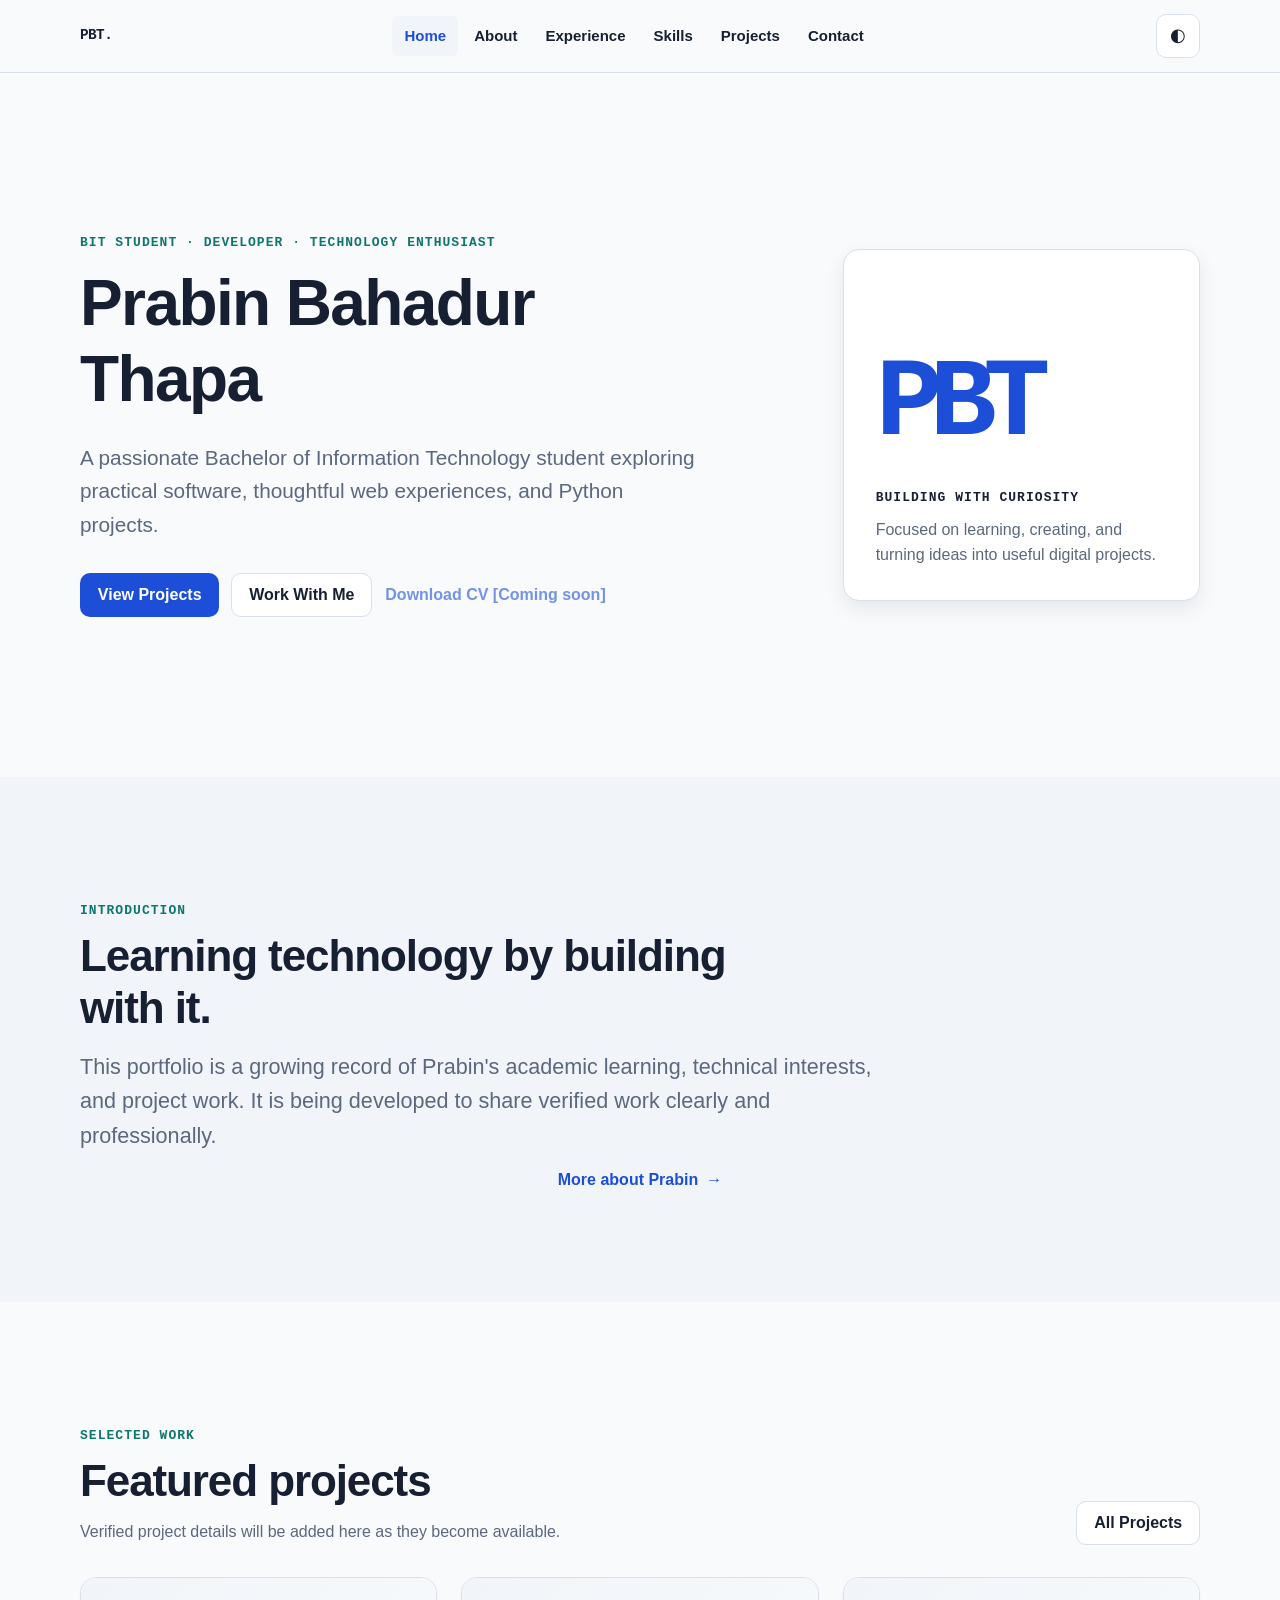
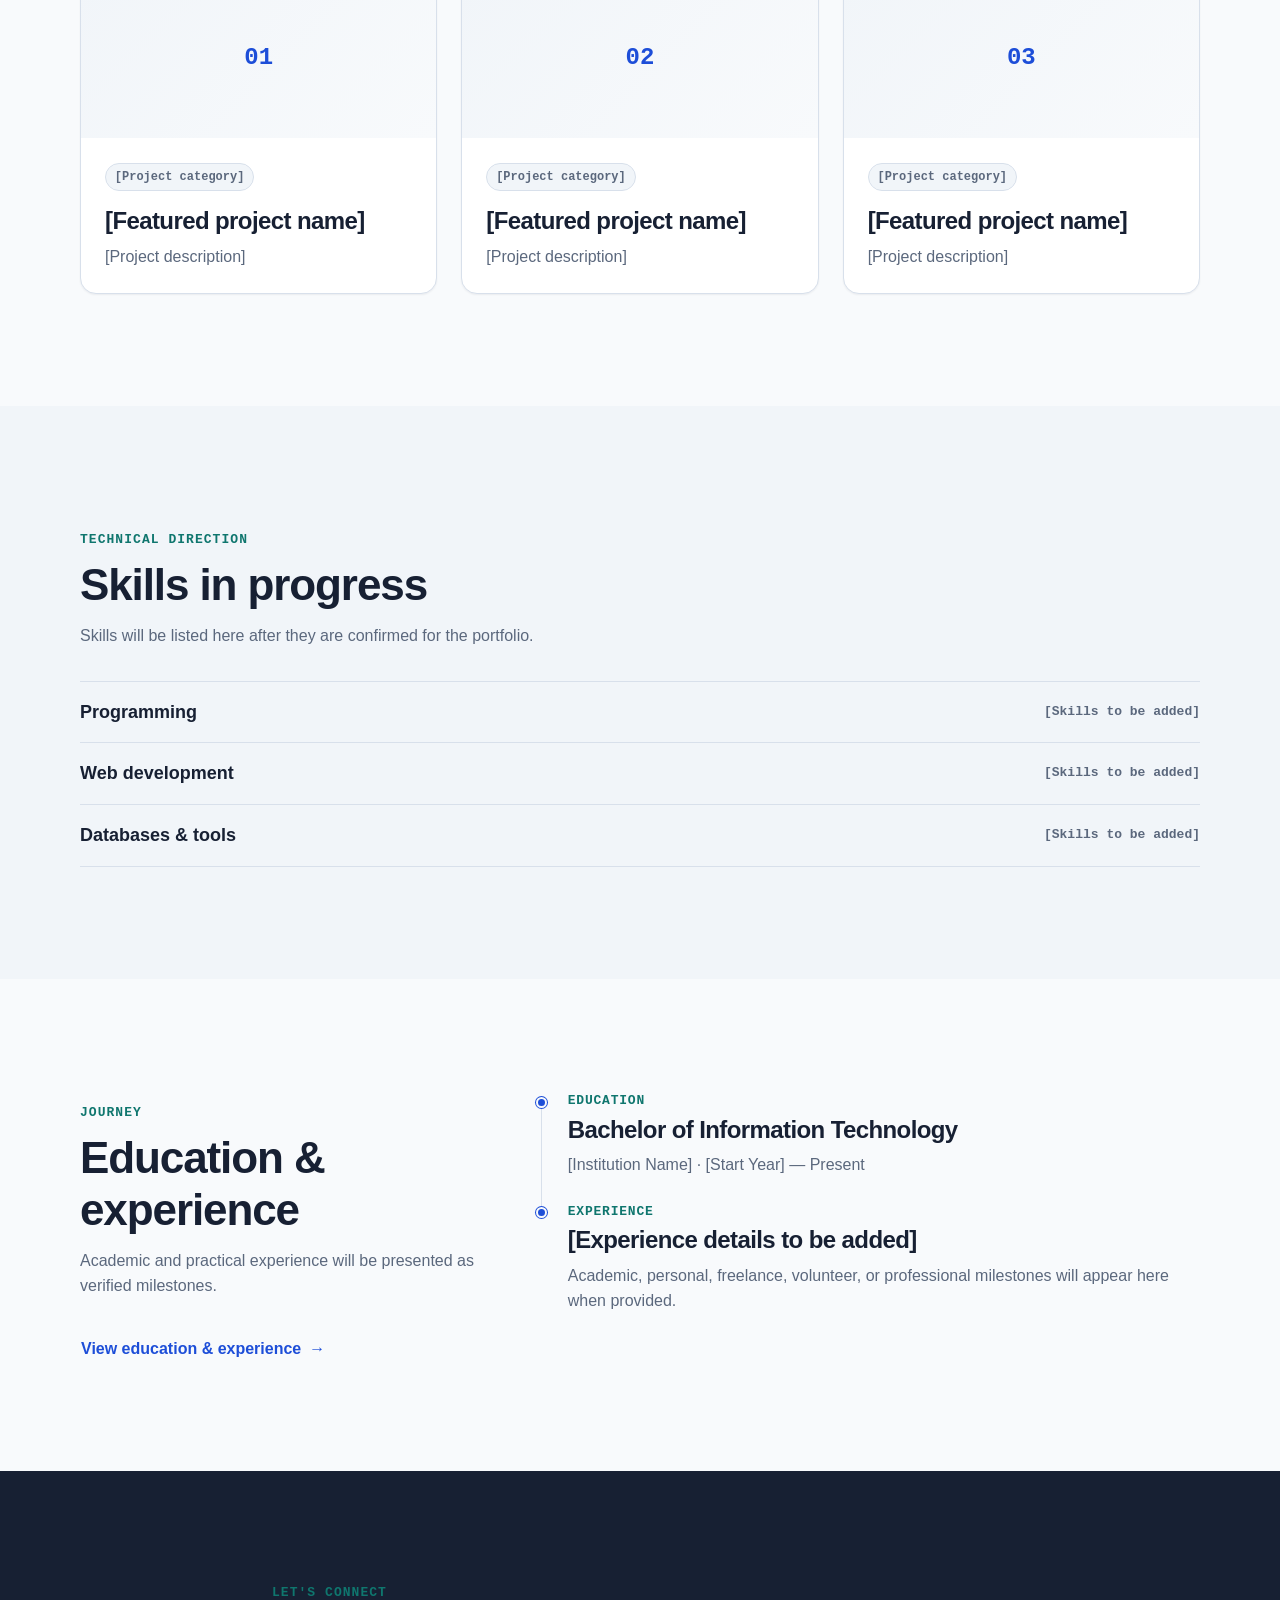
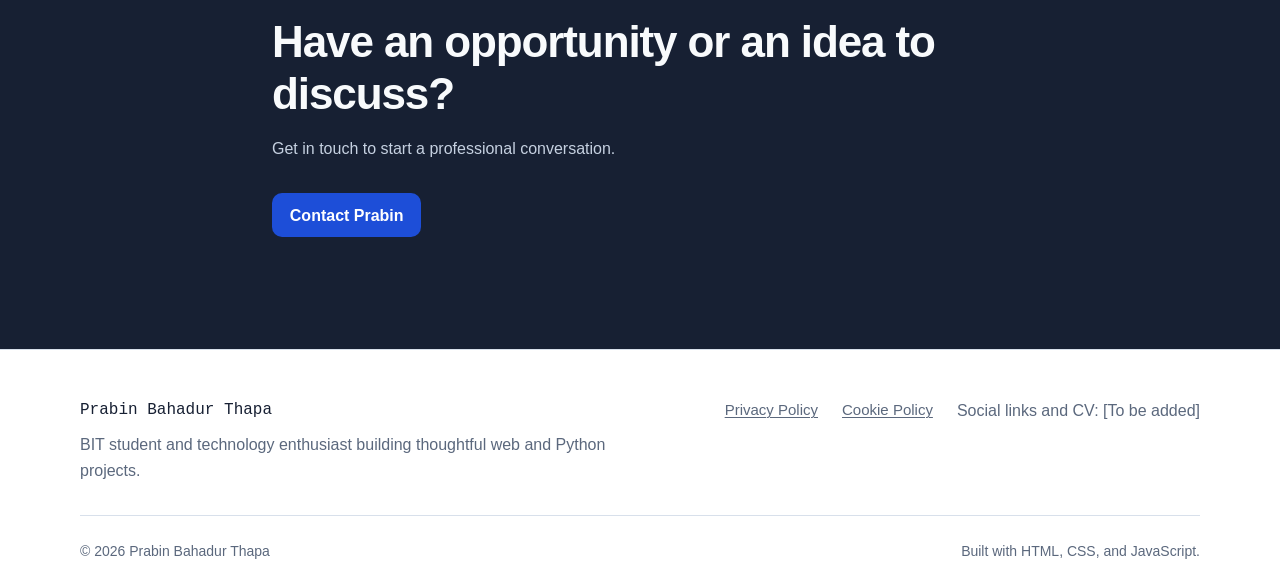
<file: index.html>
<!doctype html>
<html lang="en">
<head>
  <meta charset="utf-8">
  <meta name="viewport" content="width=device-width, initial-scale=1">
  <meta name="description" content="Professional portfolio of Prabin Bahadur Thapa, a Bachelor of Information Technology student.">
  <title>Prabin Bahadur Thapa | BIT Student</title>
  <link rel="stylesheet" href="style.css">
  <link rel="stylesheet" href="responsive.css">
  <script src="theme.js" defer></script>
  <script src="main.js" defer></script>
</head>
<body>
  <a class="skip-link" href="#main-content">Skip to main content</a>

  <header class="site-header">
    <div class="container header__inner">
      <a class="site-brand" href="index.html" aria-label="Prabin Bahadur Thapa home page">PBT.</a>

      <nav class="primary-navigation" id="primary-navigation" aria-label="Primary navigation">
        <ul class="nav-list">
          <li><a class="nav-link" href="index.html" aria-current="page">Home</a></li>
          <li><a class="nav-link" href="about.html">About</a></li>
          <li><a class="nav-link" href="experience.html">Experience</a></li>
          <li><a class="nav-link" href="skills.html">Skills</a></li>
          <li><a class="nav-link" href="projects.php">Projects</a></li>
          <li><a class="nav-link" href="contact.html">Contact</a></li>
        </ul>
      </nav>

      <div class="header__actions">
        <button class="theme-toggle" type="button" aria-label="Switch to dark theme" aria-pressed="false">
          <span class="theme-toggle__icon" aria-hidden="true">◐</span>
          <span class="visually-hidden">Toggle color theme</span>
        </button>
        <button class="menu-toggle" type="button" aria-controls="primary-navigation" aria-expanded="false">
          <span aria-hidden="true">☰</span>
          <span class="visually-hidden">Toggle navigation menu</span>
        </button>
      </div>
    </div>
  </header>

  <main id="main-content" tabindex="-1">
    <section class="hero section">
      <div class="container hero__grid">
        <div class="hero__content">
          <p class="eyebrow">BIT student · developer · technology enthusiast</p>
          <h1>Prabin Bahadur Thapa</h1>
          <p class="hero__lead">A passionate Bachelor of Information Technology student exploring practical software, thoughtful web experiences, and Python projects.</p>
          <div class="hero__actions">
            <a class="button" href="projects.php">View Projects</a>
            <a class="button button--secondary" href="contact.html">Work With Me</a>
            <span class="button button--text" aria-disabled="true">Download CV [Coming soon]</span>
          </div>
        </div>

        <aside class="hero__profile" aria-label="Professional profile summary">
          <span class="hero__monogram" aria-hidden="true">PBT</span>
          <p class="hero__profile-label">Building with curiosity</p>
          <p class="hero__profile-text">Focused on learning, creating, and turning ideas into useful digital projects.</p>
        </aside>
      </div>
    </section>

    <section class="section section--alt" aria-labelledby="introduction-title">
      <div class="container introduction">
        <div class="section-title">
          <p class="eyebrow">Introduction</p>
          <h2 id="introduction-title">Learning technology by building with it.</h2>
        </div>
        <p class="introduction__text">This portfolio is a growing record of Prabin's academic learning, technical interests, and project work. It is being developed to share verified work clearly and professionally.</p>
        <a class="button button--text" href="about.html">More about Prabin <span aria-hidden="true">→</span></a>
      </div>
    </section>

    <section class="section" aria-labelledby="featured-projects-title">
      <div class="container">
        <div class="section-heading">
          <div class="section-title">
            <p class="eyebrow">Selected work</p>
            <h2 id="featured-projects-title">Featured projects</h2>
            <p>Verified project details will be added here as they become available.</p>
          </div>
          <a class="button button--secondary" href="projects.php">All Projects</a>
        </div>

        <div class="preview-grid" aria-label="Featured project placeholders">
          <article class="card project-preview">
            <div class="project-preview__image" aria-hidden="true">01</div>
            <div class="card__content">
              <span class="badge">[Project category]</span>
              <h3 class="card__title">[Featured project name]</h3>
              <p>[Project description]</p>
            </div>
          </article>
          <article class="card project-preview">
            <div class="project-preview__image" aria-hidden="true">02</div>
            <div class="card__content">
              <span class="badge">[Project category]</span>
              <h3 class="card__title">[Featured project name]</h3>
              <p>[Project description]</p>
            </div>
          </article>
          <article class="card project-preview">
            <div class="project-preview__image" aria-hidden="true">03</div>
            <div class="card__content">
              <span class="badge">[Project category]</span>
              <h3 class="card__title">[Featured project name]</h3>
              <p>[Project description]</p>
            </div>
          </article>
        </div>
      </div>
    </section>

    <section class="section section--alt" aria-labelledby="skills-preview-title">
      <div class="container">
        <div class="section-title">
          <p class="eyebrow">Technical direction</p>
          <h2 id="skills-preview-title">Skills in progress</h2>
          <p>Skills will be listed here after they are confirmed for the portfolio.</p>
        </div>
        <div class="skills-preview" aria-label="Skill category placeholders">
          <div class="skills-preview__item"><span>Programming</span><strong>[Skills to be added]</strong></div>
          <div class="skills-preview__item"><span>Web development</span><strong>[Skills to be added]</strong></div>
          <div class="skills-preview__item"><span>Databases & tools</span><strong>[Skills to be added]</strong></div>
        </div>
      </div>
    </section>

    <section class="section" aria-labelledby="journey-preview-title">
      <div class="container journey-preview">
        <div class="section-title">
          <p class="eyebrow">Journey</p>
          <h2 id="journey-preview-title">Education & experience</h2>
          <p>Academic and practical experience will be presented as verified milestones.</p>
        </div>
        <div class="timeline-preview">
          <article class="timeline-preview__item">
            <span class="timeline-preview__marker" aria-hidden="true"></span>
            <p class="timeline-preview__label">Education</p>
            <h3>Bachelor of Information Technology</h3>
            <p>[Institution Name] · [Start Year] — Present</p>
          </article>
          <article class="timeline-preview__item">
            <span class="timeline-preview__marker" aria-hidden="true"></span>
            <p class="timeline-preview__label">Experience</p>
            <h3>[Experience details to be added]</h3>
            <p>Academic, personal, freelance, volunteer, or professional milestones will appear here when provided.</p>
          </article>
        </div>
        <a class="button button--text" href="experience.html">View education & experience <span aria-hidden="true">→</span></a>
      </div>
    </section>

    <section class="section final-cta" aria-labelledby="contact-cta-title">
      <div class="container final-cta__content">
        <p class="eyebrow">Let's connect</p>
        <h2 id="contact-cta-title">Have an opportunity or an idea to discuss?</h2>
        <p>Get in touch to start a professional conversation.</p>
        <a class="button" href="contact.html">Contact Prabin</a>
      </div>
    </section>
  </main>

  <footer class="site-footer">
    <div class="container footer__inner">
      <div>
        <p class="footer__title">Prabin Bahadur Thapa</p>
        <p class="footer__description">BIT student and technology enthusiast building thoughtful web and Python projects.</p>
      </div>

      <nav class="footer__nav" aria-label="Footer navigation">
        <a href="privacy-policy.html">Privacy Policy</a>
        <a href="cookie-policy.html">Cookie Policy</a>
        <span class="text-muted">Social links and CV: [To be added]</span>
      </nav>

      <div class="footer__bottom">
        <span>© <span id="current-year">2026</span> Prabin Bahadur Thapa</span>
        <span>Built with HTML, CSS, and JavaScript.</span>
      </div>
    </div>
  </footer>
</body>
</html>
</file>
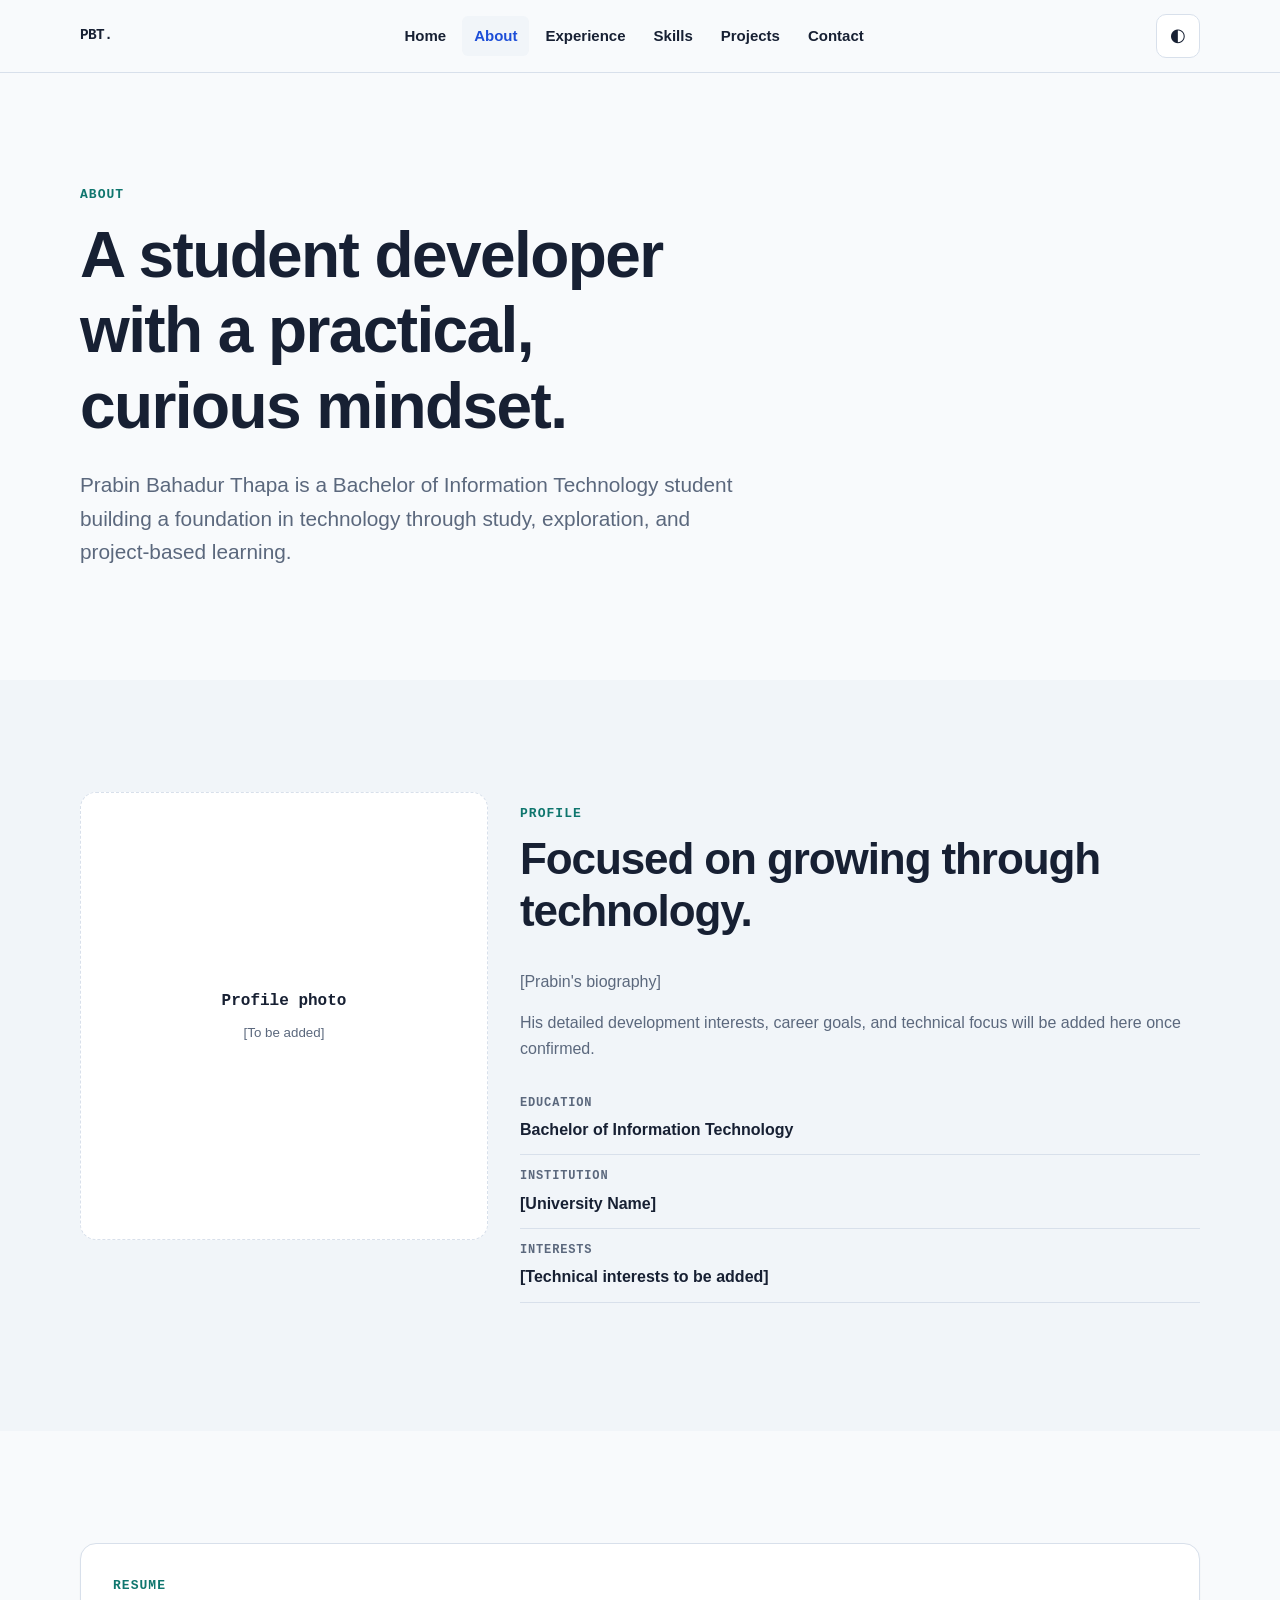
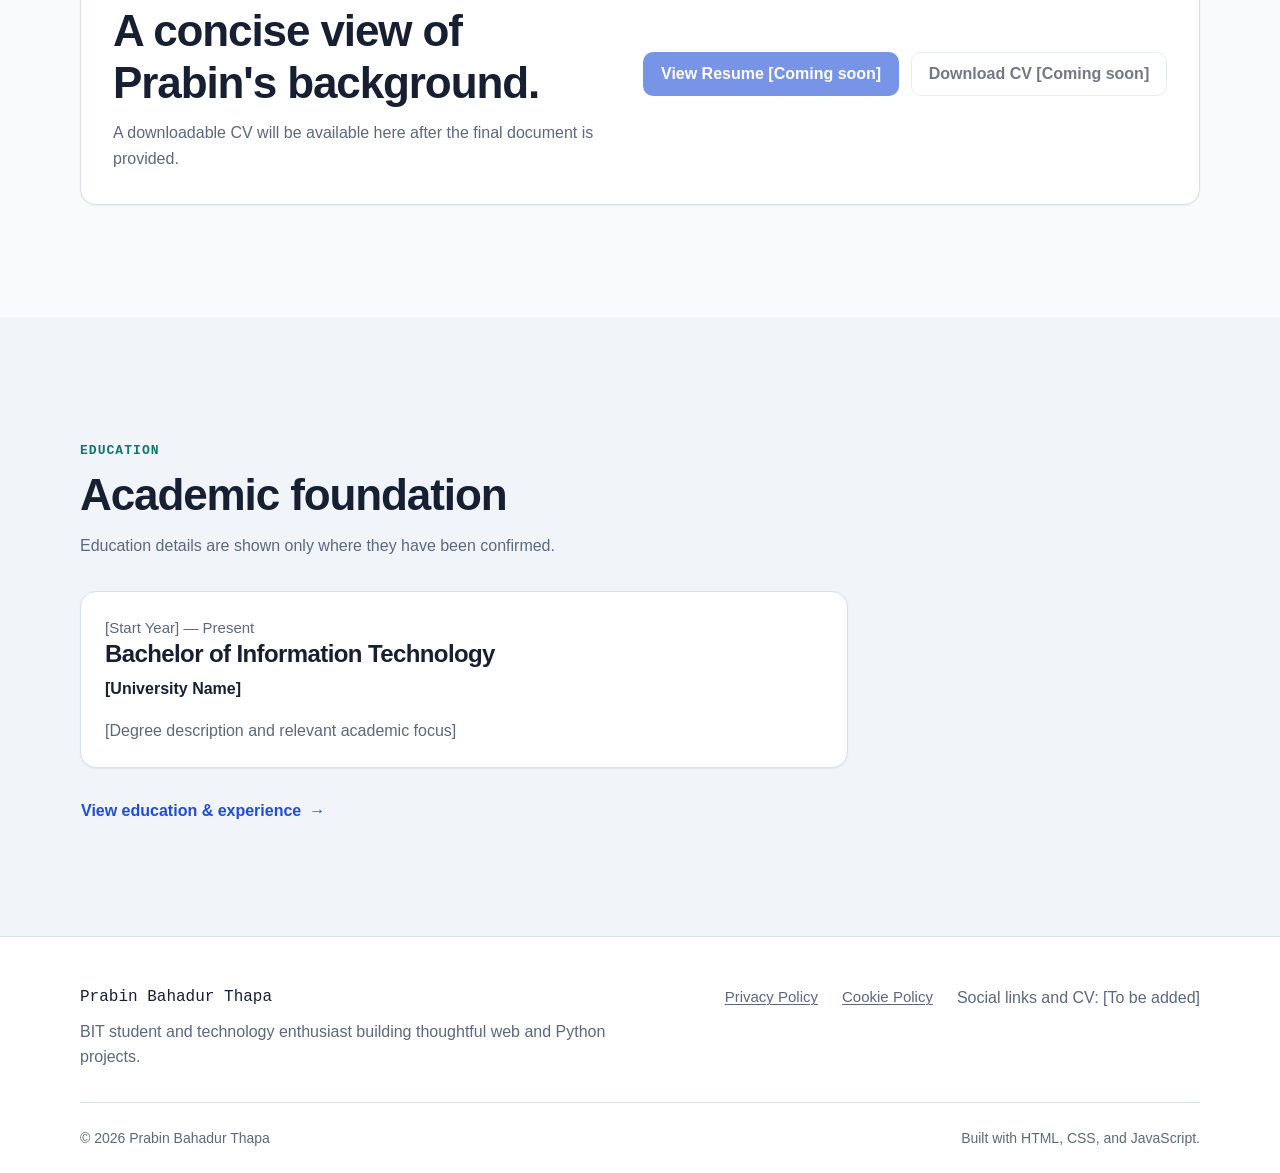
<file: about.html>
<!doctype html>
<html lang="en">
<head>
  <meta charset="utf-8">
  <meta name="viewport" content="width=device-width, initial-scale=1">
  <meta name="description" content="About Prabin Bahadur Thapa, a Bachelor of Information Technology student and technology enthusiast.">
  <title>About | Prabin Bahadur Thapa</title>
  <link rel="stylesheet" href="style.css">
  <link rel="stylesheet" href="responsive.css">
  <script src="theme.js" defer></script>
  <script src="main.js" defer></script>
</head>
<body>
  <a class="skip-link" href="#main-content">Skip to main content</a>

  <header class="site-header">
    <div class="container header__inner">
      <a class="site-brand" href="index.html" aria-label="Prabin Bahadur Thapa home page">PBT.</a>
      <nav class="primary-navigation" id="primary-navigation" aria-label="Primary navigation">
        <ul class="nav-list">
          <li><a class="nav-link" href="index.html">Home</a></li>
          <li><a class="nav-link" href="about.html" aria-current="page">About</a></li>
          <li><a class="nav-link" href="experience.html">Experience</a></li>
          <li><a class="nav-link" href="skills.html">Skills</a></li>
          <li><a class="nav-link" href="projects.php">Projects</a></li>
          <li><a class="nav-link" href="contact.html">Contact</a></li>
        </ul>
      </nav>
      <div class="header__actions">
        <button class="theme-toggle" type="button" aria-label="Switch to dark theme" aria-pressed="false">
          <span class="theme-toggle__icon" aria-hidden="true">◐</span><span class="visually-hidden">Toggle color theme</span>
        </button>
        <button class="menu-toggle" type="button" aria-controls="primary-navigation" aria-expanded="false">
          <span aria-hidden="true">☰</span><span class="visually-hidden">Toggle navigation menu</span>
        </button>
      </div>
    </div>
  </header>

  <main id="main-content" tabindex="-1">
    <section class="page-intro section">
      <div class="container">
        <p class="eyebrow">About</p>
        <h1>A student developer with a practical, curious mindset.</h1>
        <p>Prabin Bahadur Thapa is a Bachelor of Information Technology student building a foundation in technology through study, exploration, and project-based learning.</p>
      </div>
    </section>

    <section class="section section--alt" aria-labelledby="profile-title">
      <div class="container about-profile">
        <div class="profile-placeholder" role="img" aria-label="Profile photo placeholder for Prabin Bahadur Thapa">
          <span>Profile photo</span>
          <small>[To be added]</small>
        </div>
        <div>
          <div class="section-title">
            <p class="eyebrow">Profile</p>
            <h2 id="profile-title">Focused on growing through technology.</h2>
          </div>
          <div class="about-copy">
            <p>[Prabin's biography]</p>
            <p>His detailed development interests, career goals, and technical focus will be added here once confirmed.</p>
          </div>
          <dl class="profile-details">
            <div><dt>Education</dt><dd>Bachelor of Information Technology</dd></div>
            <div><dt>Institution</dt><dd>[University Name]</dd></div>
            <div><dt>Interests</dt><dd>[Technical interests to be added]</dd></div>
          </dl>
        </div>
      </div>
    </section>

    <section class="section" aria-labelledby="resume-title">
      <div class="container resume-panel">
        <div>
          <p class="eyebrow">Resume</p>
          <h2 id="resume-title">A concise view of Prabin's background.</h2>
          <p>A downloadable CV will be available here after the final document is provided.</p>
        </div>
        <div class="resume-panel__actions">
          <span class="button" aria-disabled="true">View Resume [Coming soon]</span>
          <span class="button button--secondary" aria-disabled="true">Download CV [Coming soon]</span>
        </div>
      </div>
    </section>

    <section class="section section--alt" aria-labelledby="education-summary-title">
      <div class="container">
        <div class="section-title">
          <p class="eyebrow">Education</p>
          <h2 id="education-summary-title">Academic foundation</h2>
          <p>Education details are shown only where they have been confirmed.</p>
        </div>
        <article class="card education-card">
          <div class="card__content">
            <p class="card__meta">[Start Year] — Present</p>
            <h3 class="card__title">Bachelor of Information Technology</h3>
            <p class="education-card__institution">[University Name]</p>
            <p>[Degree description and relevant academic focus]</p>
          </div>
        </article>
        <a class="button button--text" href="experience.html">View education & experience <span aria-hidden="true">→</span></a>
      </div>
    </section>
  </main>

  <footer class="site-footer">
    <div class="container footer__inner">
      <div><p class="footer__title">Prabin Bahadur Thapa</p><p class="footer__description">BIT student and technology enthusiast building thoughtful web and Python projects.</p></div>
      <nav class="footer__nav" aria-label="Footer navigation"><a href="privacy-policy.html">Privacy Policy</a><a href="cookie-policy.html">Cookie Policy</a><span class="text-muted">Social links and CV: [To be added]</span></nav>
      <div class="footer__bottom"><span>© <span id="current-year">2026</span> Prabin Bahadur Thapa</span><span>Built with HTML, CSS, and JavaScript.</span></div>
    </div>
  </footer>
</body>
</html>
</file>
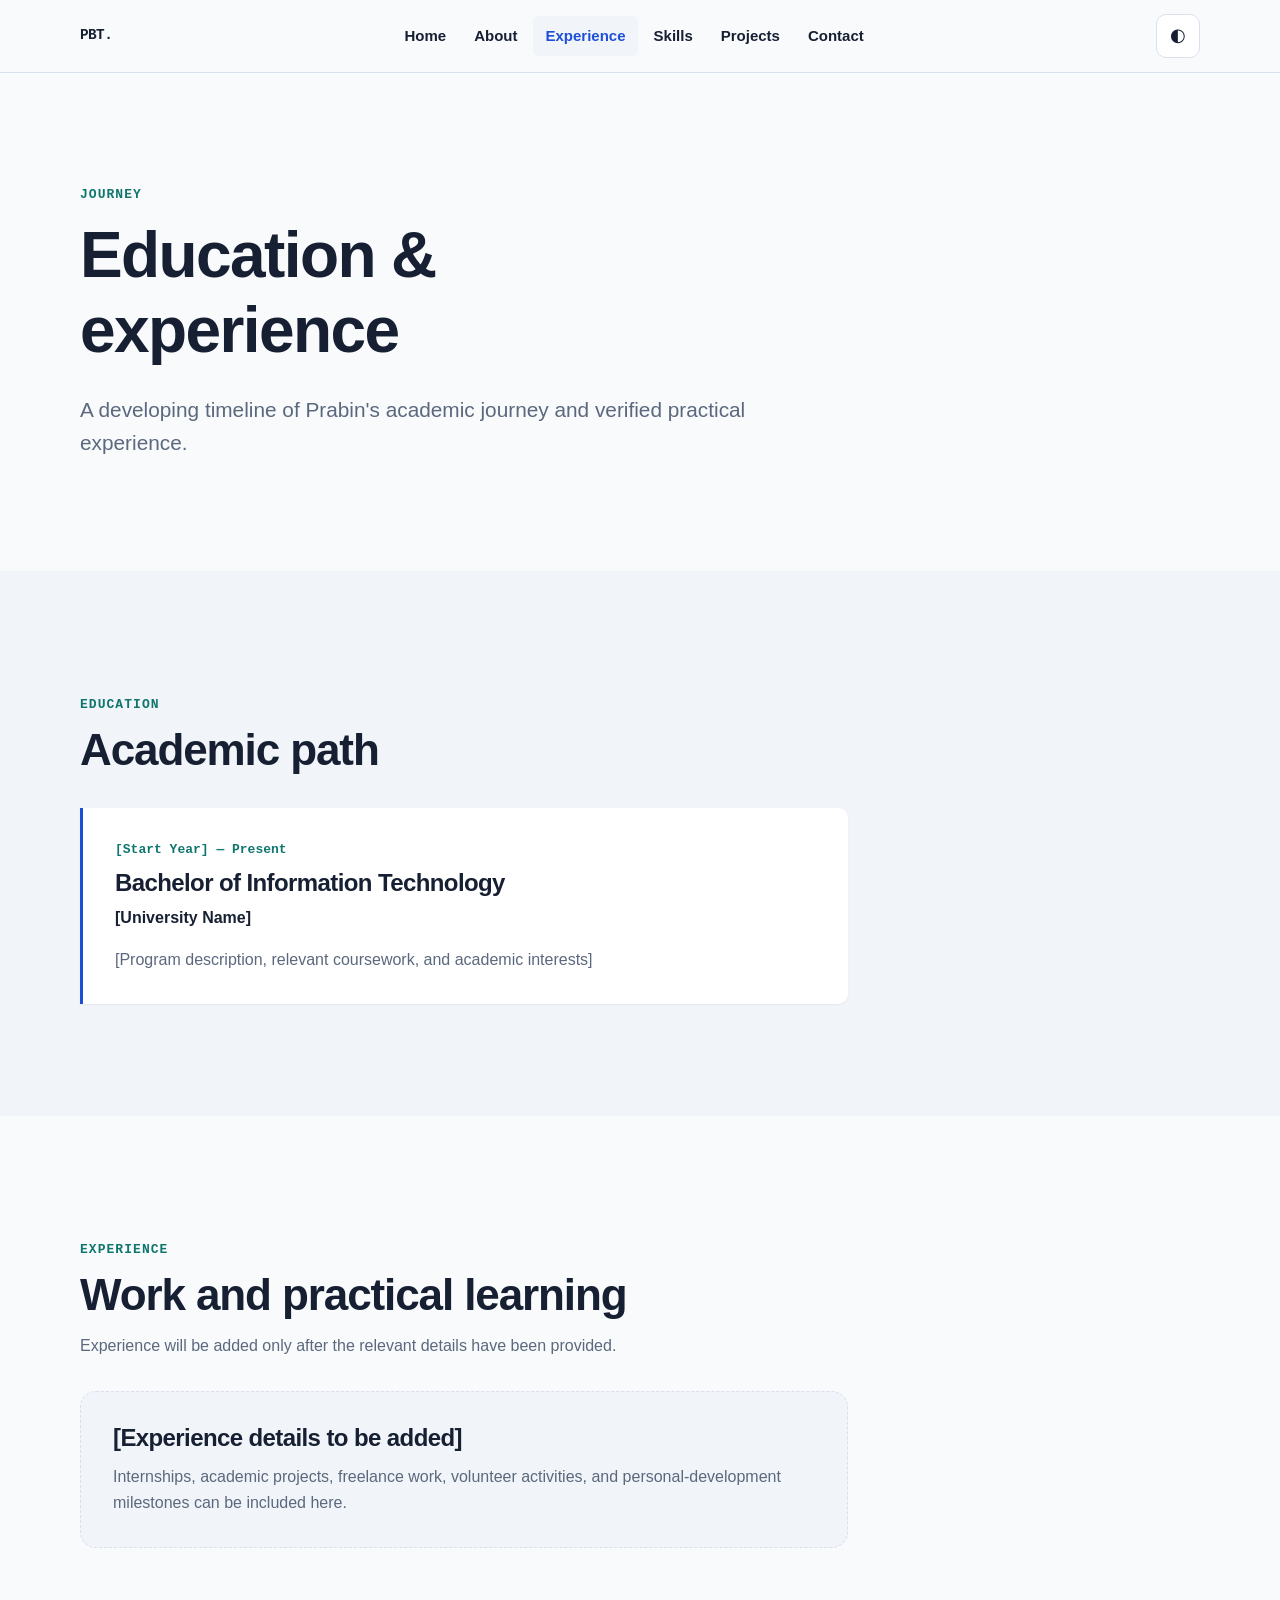
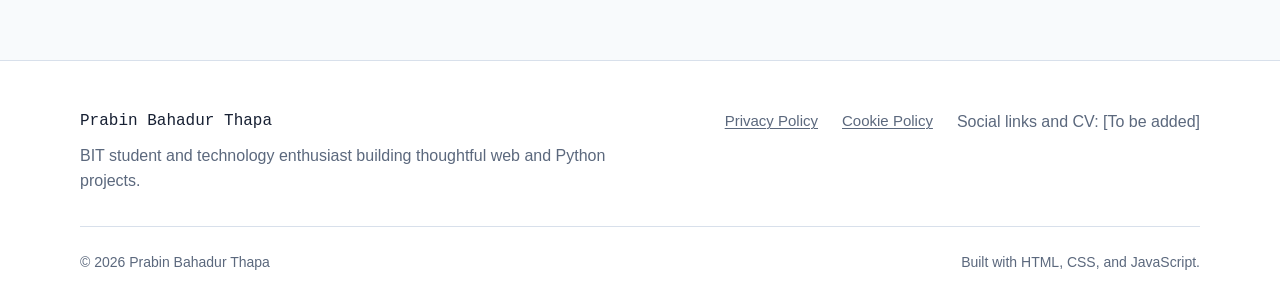
<file: experience.html>
<!doctype html>
<html lang="en">
<head>
  <meta charset="utf-8">
  <meta name="viewport" content="width=device-width, initial-scale=1">
  <meta name="description" content="Education and experience of Prabin Bahadur Thapa.">
  <title>Education & Experience | Prabin Bahadur Thapa</title>
  <link rel="stylesheet" href="style.css">
  <link rel="stylesheet" href="responsive.css">
  <script src="theme.js" defer></script>
  <script src="main.js" defer></script>
</head>
<body>
  <a class="skip-link" href="#main-content">Skip to main content</a>

  <header class="site-header">
    <div class="container header__inner">
      <a class="site-brand" href="index.html" aria-label="Prabin Bahadur Thapa home page">PBT.</a>
      <nav class="primary-navigation" id="primary-navigation" aria-label="Primary navigation">
        <ul class="nav-list">
          <li><a class="nav-link" href="index.html">Home</a></li>
          <li><a class="nav-link" href="about.html">About</a></li>
          <li><a class="nav-link" href="experience.html" aria-current="page">Experience</a></li>
          <li><a class="nav-link" href="skills.html">Skills</a></li>
          <li><a class="nav-link" href="projects.php">Projects</a></li>
          <li><a class="nav-link" href="contact.html">Contact</a></li>
        </ul>
      </nav>
      <div class="header__actions">
        <button class="theme-toggle" type="button" aria-label="Switch to dark theme" aria-pressed="false"><span class="theme-toggle__icon" aria-hidden="true">◐</span><span class="visually-hidden">Toggle color theme</span></button>
        <button class="menu-toggle" type="button" aria-controls="primary-navigation" aria-expanded="false"><span aria-hidden="true">☰</span><span class="visually-hidden">Toggle navigation menu</span></button>
      </div>
    </div>
  </header>

  <main id="main-content" tabindex="-1">
    <section class="page-intro section">
      <div class="container">
        <p class="eyebrow">Journey</p>
        <h1>Education & experience</h1>
        <p>A developing timeline of Prabin's academic journey and verified practical experience.</p>
      </div>
    </section>

    <section class="section section--alt" aria-labelledby="education-title">
      <div class="container">
        <div class="section-title"><p class="eyebrow">Education</p><h2 id="education-title">Academic path</h2></div>
        <div class="detail-timeline">
          <article class="detail-timeline__item">
            <p class="detail-timeline__date">[Start Year] — Present</p>
            <h3>Bachelor of Information Technology</h3>
            <p class="detail-timeline__place">[University Name]</p>
            <p>[Program description, relevant coursework, and academic interests]</p>
          </article>
        </div>
      </div>
    </section>

    <section class="section" aria-labelledby="experience-title">
      <div class="container">
        <div class="section-title"><p class="eyebrow">Experience</p><h2 id="experience-title">Work and practical learning</h2><p>Experience will be added only after the relevant details have been provided.</p></div>
        <div class="empty-state">
          <h3>[Experience details to be added]</h3>
          <p>Internships, academic projects, freelance work, volunteer activities, and personal-development milestones can be included here.</p>
        </div>
      </div>
    </section>
  </main>

  <footer class="site-footer">
    <div class="container footer__inner">
      <div><p class="footer__title">Prabin Bahadur Thapa</p><p class="footer__description">BIT student and technology enthusiast building thoughtful web and Python projects.</p></div>
      <nav class="footer__nav" aria-label="Footer navigation"><a href="privacy-policy.html">Privacy Policy</a><a href="cookie-policy.html">Cookie Policy</a><span class="text-muted">Social links and CV: [To be added]</span></nav>
      <div class="footer__bottom"><span>© <span id="current-year">2026</span> Prabin Bahadur Thapa</span><span>Built with HTML, CSS, and JavaScript.</span></div>
    </div>
  </footer>
</body>
</html>
</file>
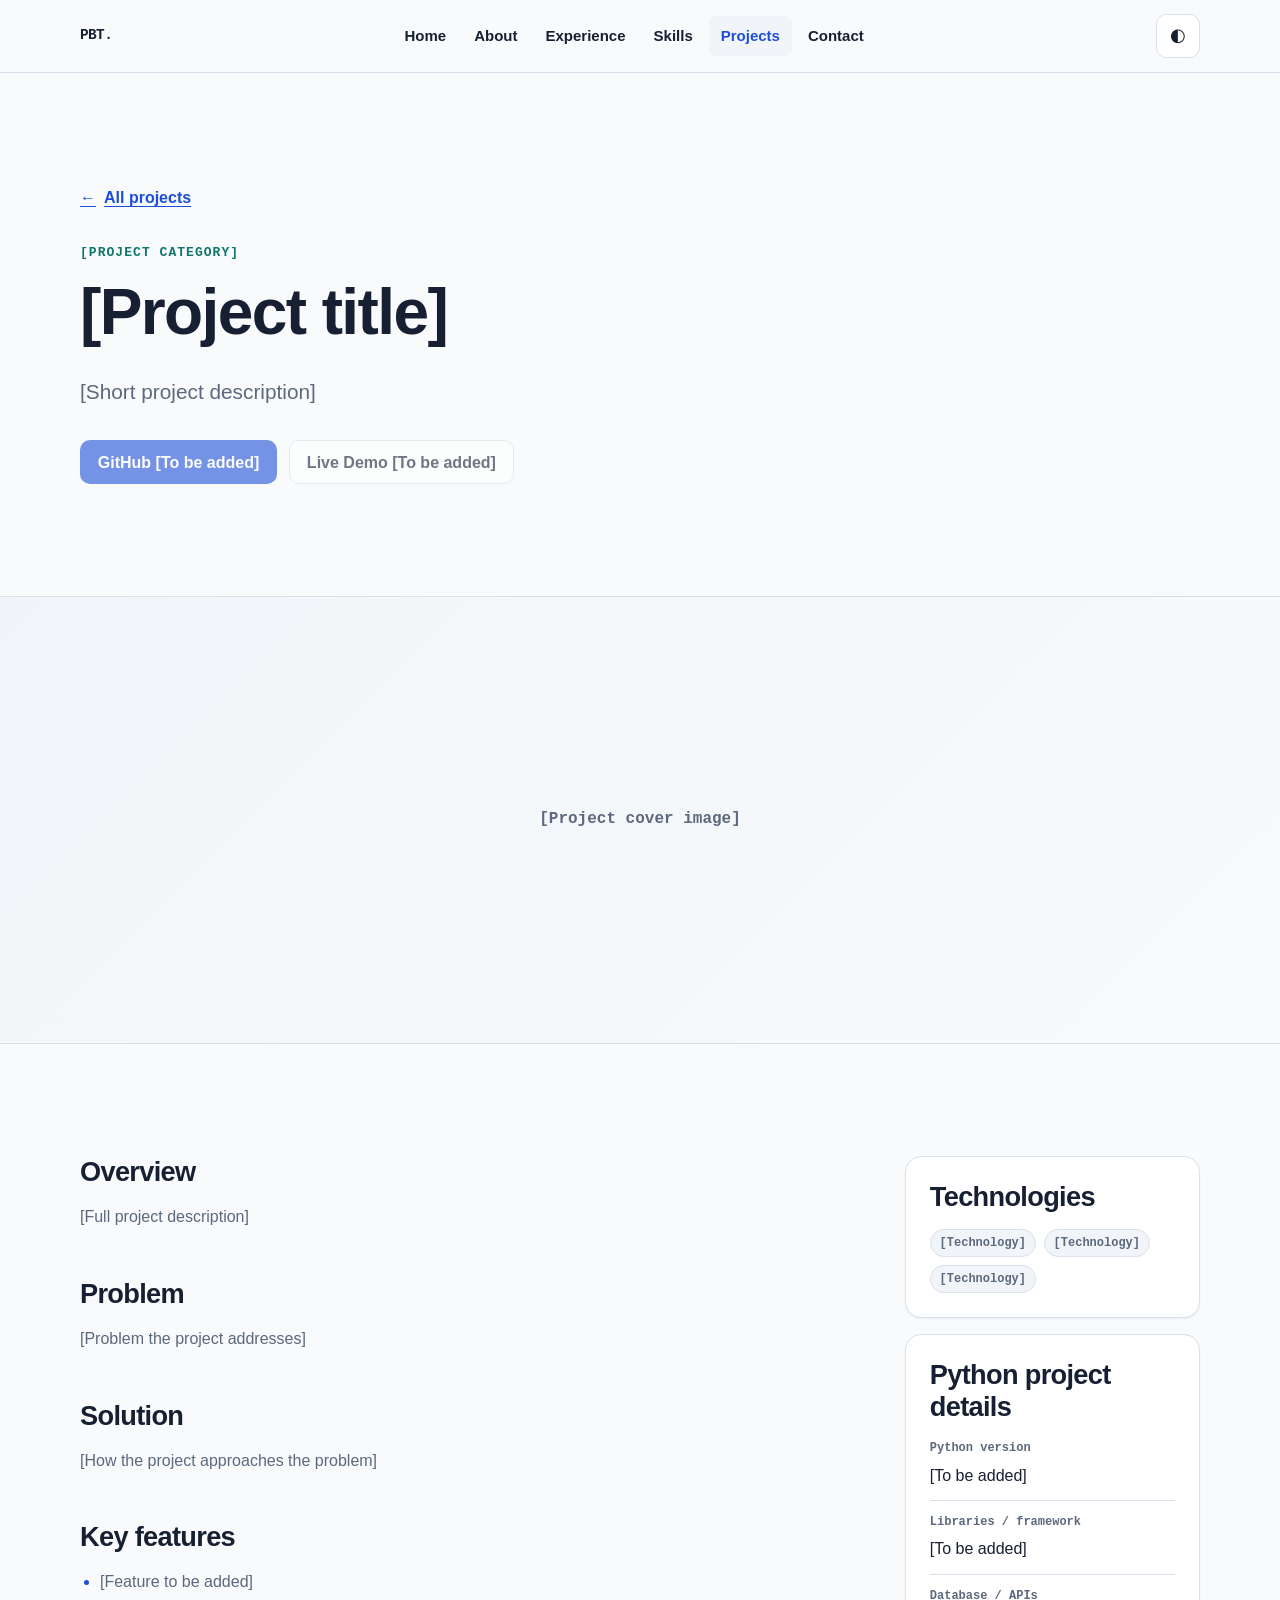
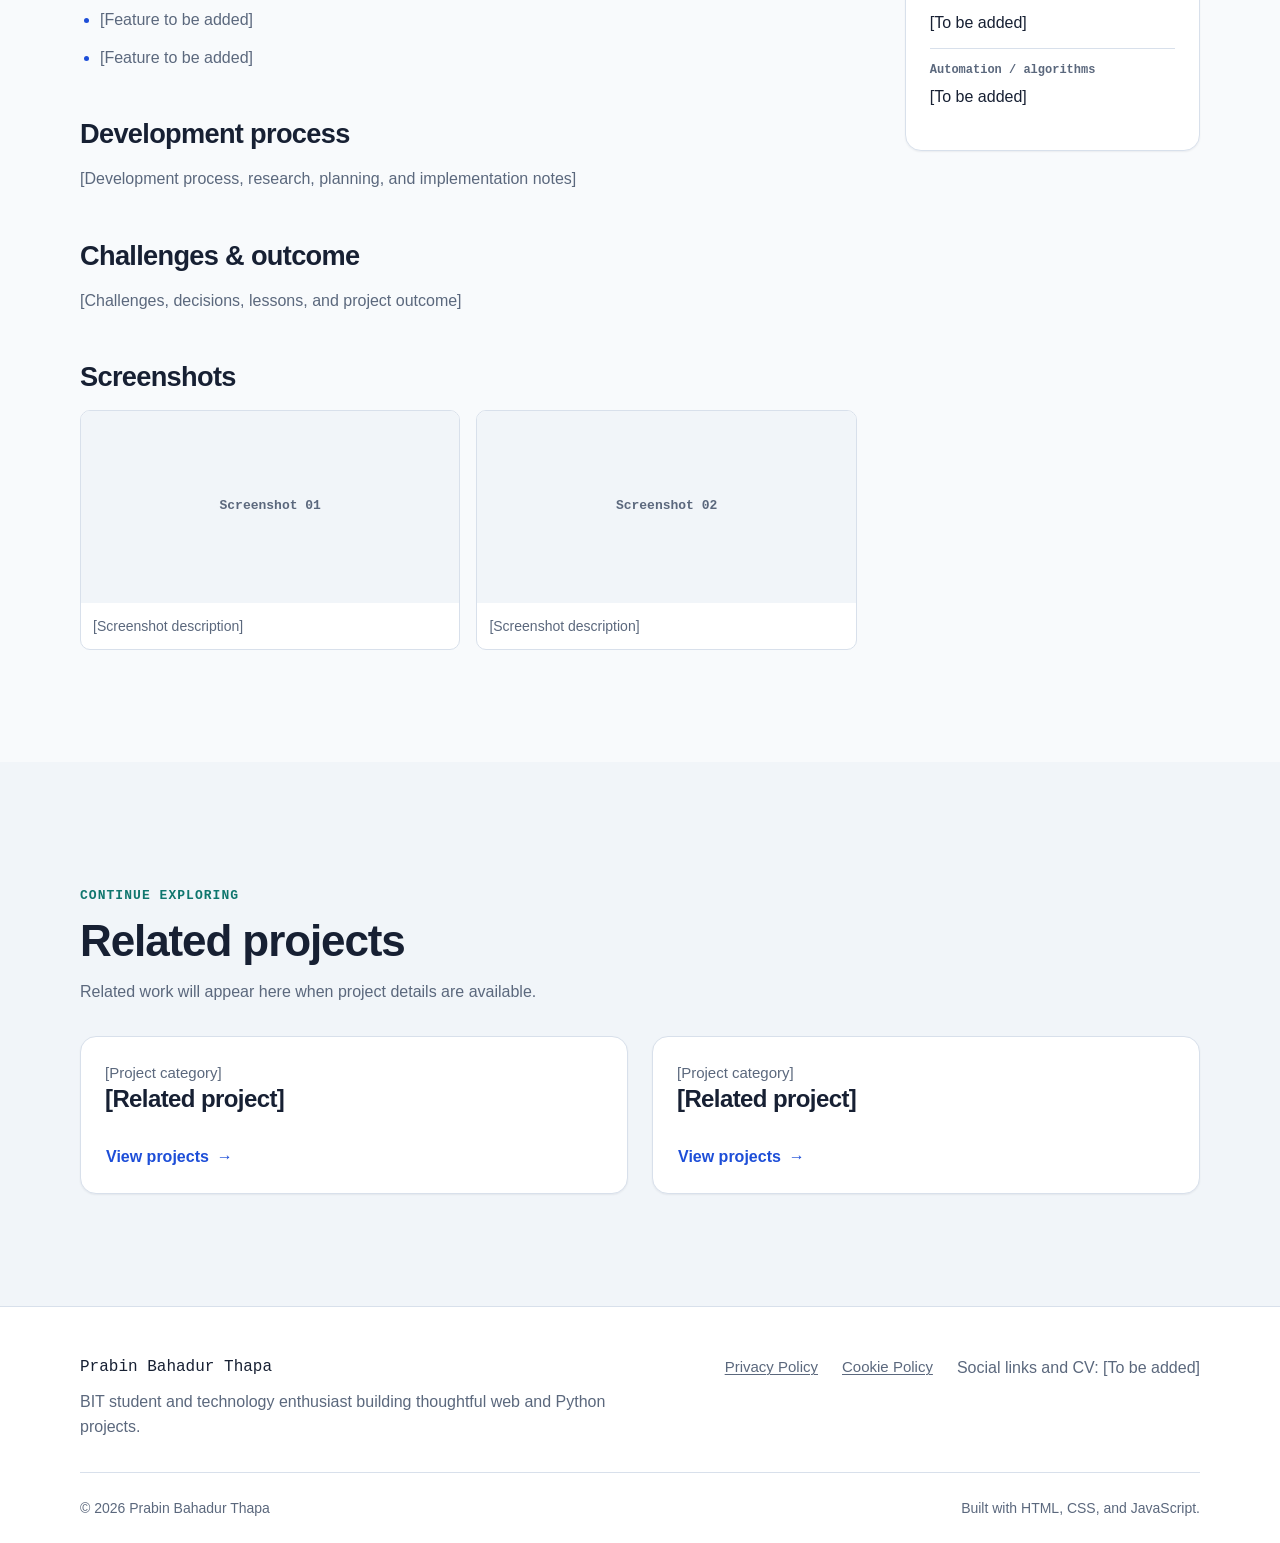
<file: project.html>
<!doctype html>
<html lang="en">
<head>
  <meta charset="utf-8">
  <meta name="viewport" content="width=device-width, initial-scale=1">
  <meta name="description" content="Project details for a portfolio project by Prabin Bahadur Thapa.">
  <title>Project Details | Prabin Bahadur Thapa</title>
  <link rel="stylesheet" href="style.css">
  <link rel="stylesheet" href="responsive.css">
  <script src="theme.js" defer></script>
  <script src="main.js" defer></script>
</head>
<body>
  <a class="skip-link" href="#main-content">Skip to main content</a>

  <header class="site-header">
    <div class="container header__inner">
      <a class="site-brand" href="index.html" aria-label="Prabin Bahadur Thapa home page">PBT.</a>
      <nav class="primary-navigation" id="primary-navigation" aria-label="Primary navigation">
        <ul class="nav-list">
          <li><a class="nav-link" href="index.html">Home</a></li>
          <li><a class="nav-link" href="about.html">About</a></li>
          <li><a class="nav-link" href="experience.html">Experience</a></li>
          <li><a class="nav-link" href="skills.html">Skills</a></li>
          <li><a class="nav-link" href="projects.html" aria-current="page">Projects</a></li>
          <li><a class="nav-link" href="contact.html">Contact</a></li>
        </ul>
      </nav>
      <div class="header__actions">
        <button class="theme-toggle" type="button" aria-label="Switch to dark theme" aria-pressed="false"><span class="theme-toggle__icon" aria-hidden="true">◐</span><span class="visually-hidden">Toggle color theme</span></button>
        <button class="menu-toggle" type="button" aria-controls="primary-navigation" aria-expanded="false"><span aria-hidden="true">☰</span><span class="visually-hidden">Toggle navigation menu</span></button>
      </div>
    </div>
  </header>

  <main id="main-content" tabindex="-1">
    <section class="project-detail-hero section">
      <div class="container">
        <a class="back-link" href="projects.html"><span aria-hidden="true">←</span> All projects</a>
        <p class="eyebrow">[Project category]</p>
        <h1>[Project title]</h1>
        <p class="project-detail-hero__summary">[Short project description]</p>
        <div class="project-detail-hero__actions">
          <span class="button" aria-disabled="true">GitHub [To be added]</span>
          <span class="button button--secondary" aria-disabled="true">Live Demo [To be added]</span>
        </div>
      </div>
    </section>

    <section class="project-cover" aria-label="Project cover image placeholder"><span>[Project cover image]</span></section>

    <div class="container project-detail-layout section">
      <article class="project-detail-content">
        <section aria-labelledby="overview-title">
          <h2 id="overview-title">Overview</h2>
          <p>[Full project description]</p>
        </section>

        <section aria-labelledby="problem-title">
          <h2 id="problem-title">Problem</h2>
          <p>[Problem the project addresses]</p>
        </section>

        <section aria-labelledby="solution-title">
          <h2 id="solution-title">Solution</h2>
          <p>[How the project approaches the problem]</p>
        </section>

        <section aria-labelledby="features-title">
          <h2 id="features-title">Key features</h2>
          <ul class="feature-list">
            <li>[Feature to be added]</li>
            <li>[Feature to be added]</li>
            <li>[Feature to be added]</li>
          </ul>
        </section>

        <section aria-labelledby="process-title">
          <h2 id="process-title">Development process</h2>
          <p>[Development process, research, planning, and implementation notes]</p>
        </section>

        <section aria-labelledby="challenges-title">
          <h2 id="challenges-title">Challenges & outcome</h2>
          <p>[Challenges, decisions, lessons, and project outcome]</p>
        </section>

        <section aria-labelledby="screenshots-title">
          <h2 id="screenshots-title">Screenshots</h2>
          <div class="screenshot-grid">
            <figure class="screenshot-placeholder"><div aria-hidden="true">Screenshot 01</div><figcaption>[Screenshot description]</figcaption></figure>
            <figure class="screenshot-placeholder"><div aria-hidden="true">Screenshot 02</div><figcaption>[Screenshot description]</figcaption></figure>
          </div>
        </section>
      </article>

      <aside class="project-detail-sidebar" aria-label="Project information">
        <section class="project-info-card">
          <h2>Technologies</h2>
          <div class="project-card__technologies"><span class="badge">[Technology]</span><span class="badge">[Technology]</span><span class="badge">[Technology]</span></div>
        </section>
        <section class="project-info-card">
          <h2>Python project details</h2>
          <dl class="project-spec-list">
            <div><dt>Python version</dt><dd>[To be added]</dd></div>
            <div><dt>Libraries / framework</dt><dd>[To be added]</dd></div>
            <div><dt>Database / APIs</dt><dd>[To be added]</dd></div>
            <div><dt>Automation / algorithms</dt><dd>[To be added]</dd></div>
          </dl>
        </section>
      </aside>
    </div>

    <section class="section section--alt" aria-labelledby="related-projects-title">
      <div class="container">
        <div class="section-title"><p class="eyebrow">Continue exploring</p><h2 id="related-projects-title">Related projects</h2><p>Related work will appear here when project details are available.</p></div>
        <div class="related-projects">
          <article class="card"><div class="card__content"><p class="card__meta">[Project category]</p><h3 class="card__title">[Related project]</h3><a class="button button--text" href="projects.html">View projects <span aria-hidden="true">→</span></a></div></article>
          <article class="card"><div class="card__content"><p class="card__meta">[Project category]</p><h3 class="card__title">[Related project]</h3><a class="button button--text" href="projects.html">View projects <span aria-hidden="true">→</span></a></div></article>
        </div>
      </div>
    </section>
  </main>

  <footer class="site-footer">
    <div class="container footer__inner">
      <div><p class="footer__title">Prabin Bahadur Thapa</p><p class="footer__description">BIT student and technology enthusiast building thoughtful web and Python projects.</p></div>
      <nav class="footer__nav" aria-label="Footer navigation"><a href="privacy-policy.html">Privacy Policy</a><a href="cookie-policy.html">Cookie Policy</a><span class="text-muted">Social links and CV: [To be added]</span></nav>
      <div class="footer__bottom"><span>© <span id="current-year">2026</span> Prabin Bahadur Thapa</span><span>Built with HTML, CSS, and JavaScript.</span></div>
    </div>
  </footer>
</body>
</html>
</file>
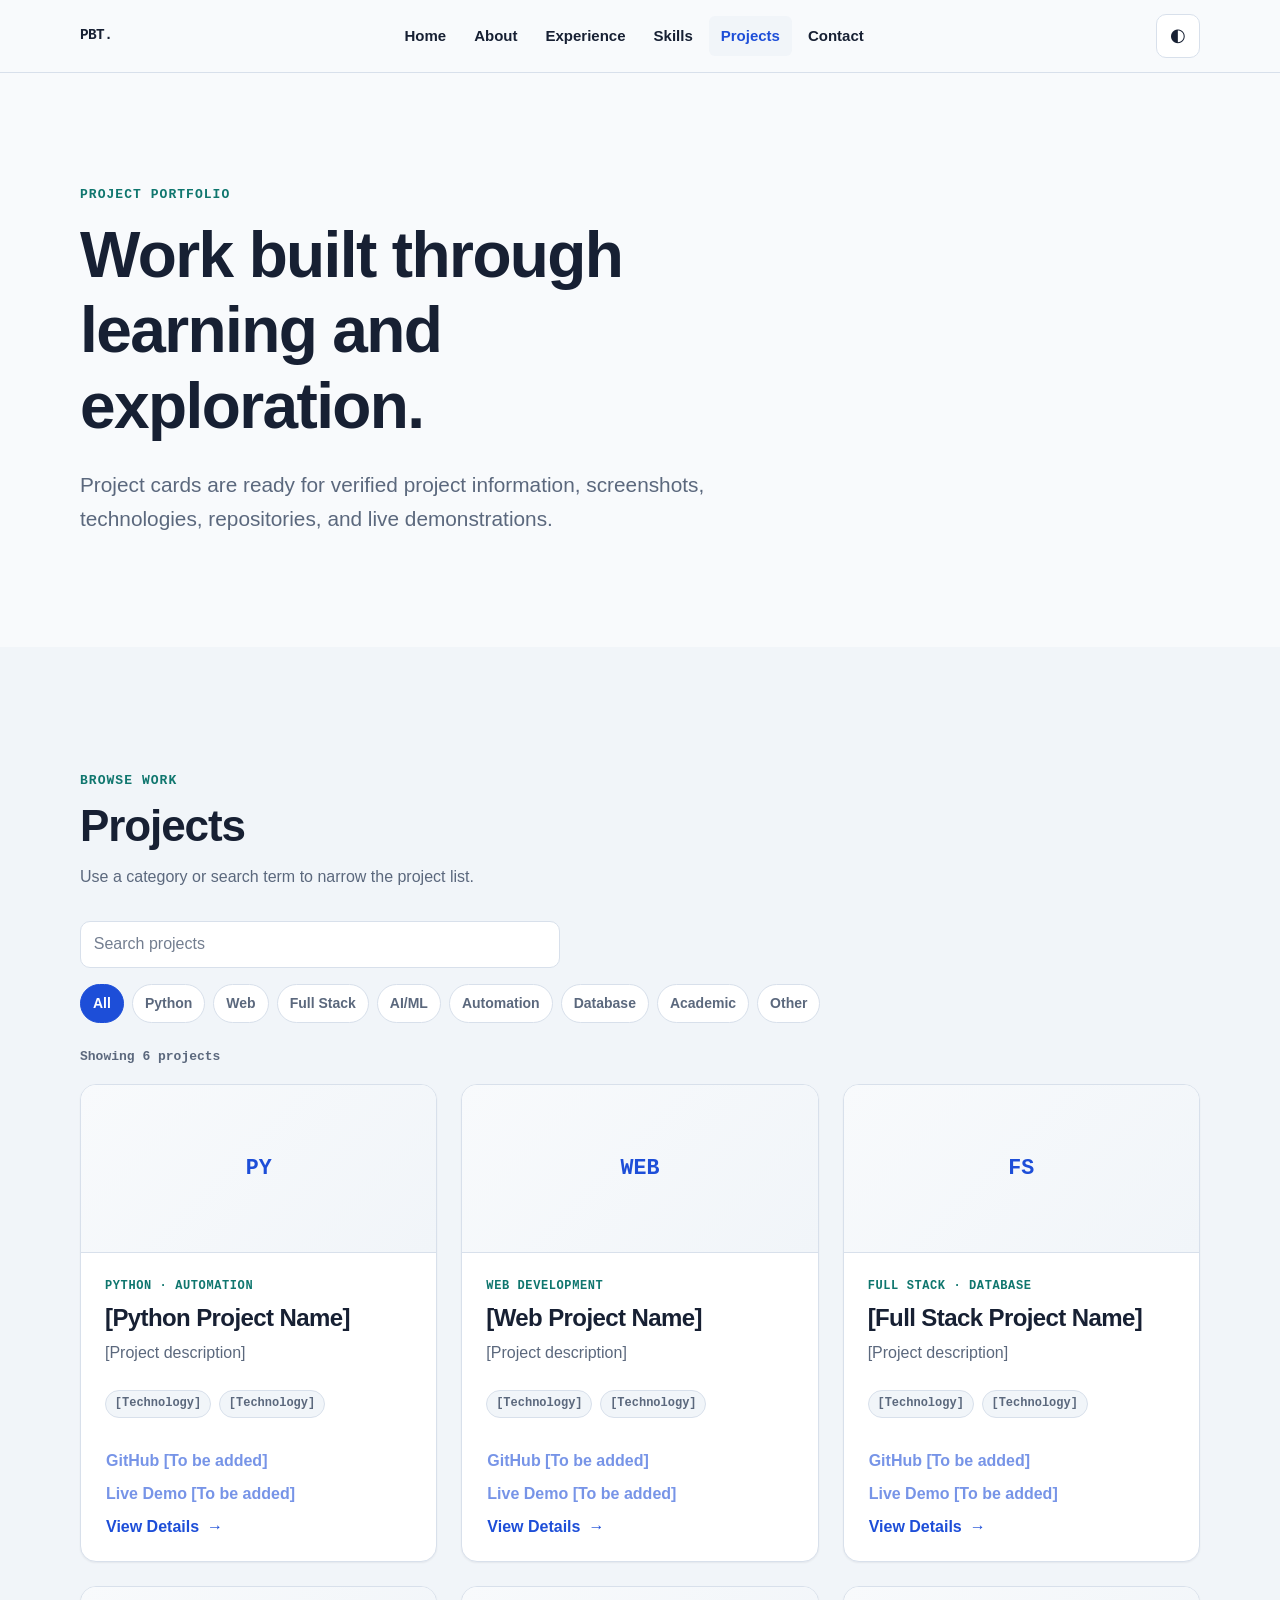
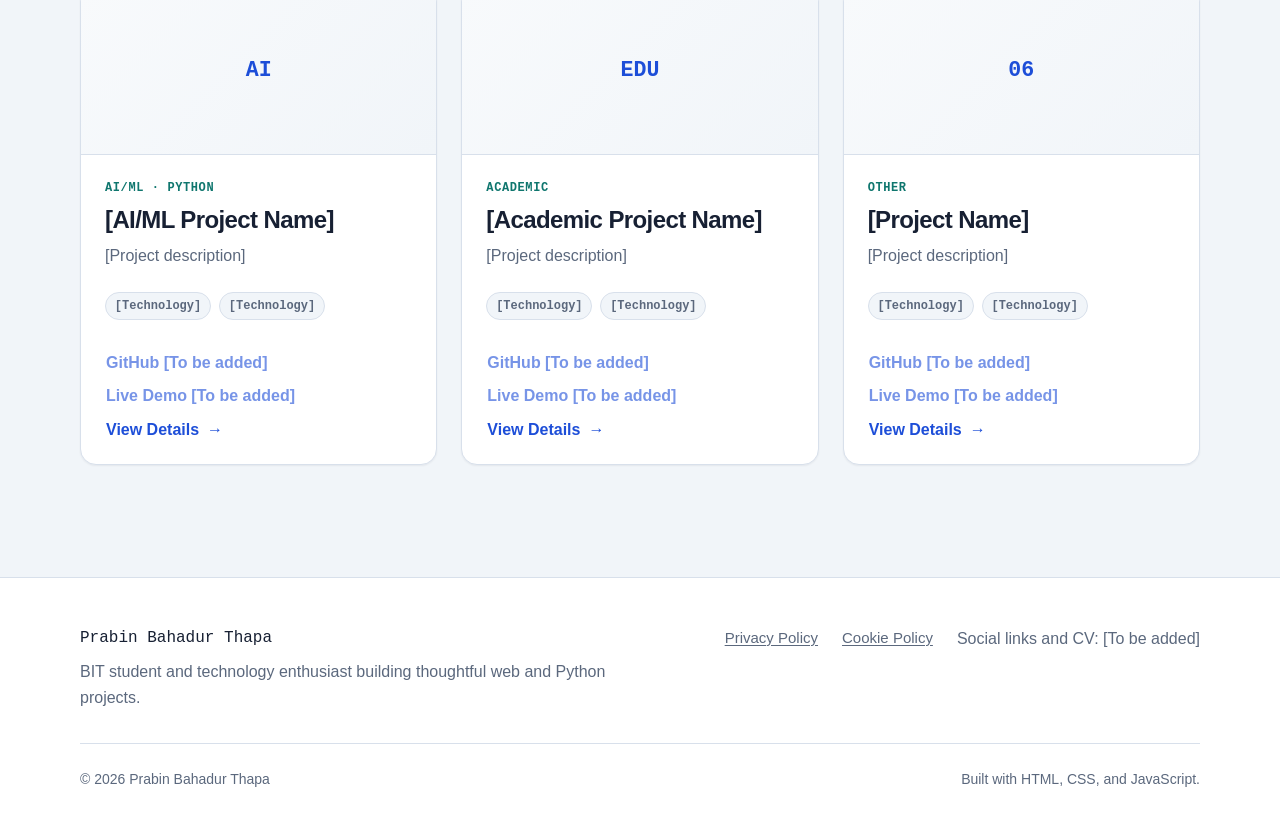
<file: projects.html>
<!doctype html>
<html lang="en">
<head>
  <meta charset="utf-8">
  <meta name="viewport" content="width=device-width, initial-scale=1">
  <meta name="description" content="Project portfolio of Prabin Bahadur Thapa, including Python and web development work.">
  <title>Projects | Prabin Bahadur Thapa</title>
  <link rel="stylesheet" href="style.css">
  <link rel="stylesheet" href="responsive.css">
  <script src="theme.js" defer></script>
  <script src="main.js" defer></script>
  <script src="projects.js" defer></script>
</head>
<body>
  <a class="skip-link" href="#main-content">Skip to main content</a>

  <header class="site-header">
    <div class="container header__inner">
      <a class="site-brand" href="index.html" aria-label="Prabin Bahadur Thapa home page">PBT.</a>
      <nav class="primary-navigation" id="primary-navigation" aria-label="Primary navigation">
        <ul class="nav-list">
          <li><a class="nav-link" href="index.html">Home</a></li>
          <li><a class="nav-link" href="about.html">About</a></li>
          <li><a class="nav-link" href="experience.html">Experience</a></li>
          <li><a class="nav-link" href="skills.html">Skills</a></li>
          <li><a class="nav-link" href="projects.html" aria-current="page">Projects</a></li>
          <li><a class="nav-link" href="contact.html">Contact</a></li>
        </ul>
      </nav>
      <div class="header__actions">
        <button class="theme-toggle" type="button" aria-label="Switch to dark theme" aria-pressed="false"><span class="theme-toggle__icon" aria-hidden="true">◐</span><span class="visually-hidden">Toggle color theme</span></button>
        <button class="menu-toggle" type="button" aria-controls="primary-navigation" aria-expanded="false"><span aria-hidden="true">☰</span><span class="visually-hidden">Toggle navigation menu</span></button>
      </div>
    </div>
  </header>

  <main id="main-content" tabindex="-1">
    <section class="page-intro section">
      <div class="container">
        <p class="eyebrow">Project portfolio</p>
        <h1>Work built through learning and exploration.</h1>
        <p>Project cards are ready for verified project information, screenshots, technologies, repositories, and live demonstrations.</p>
      </div>
    </section>

    <section class="section section--alt" aria-labelledby="projects-title">
      <div class="container">
        <div class="section-title">
          <p class="eyebrow">Browse work</p>
          <h2 id="projects-title">Projects</h2>
          <p>Use a category or search term to narrow the project list.</p>
        </div>

        <div class="project-controls">
          <div class="project-search">
            <label class="visually-hidden" for="project-search">Search projects</label>
            <input class="form-control" id="project-search" type="search" placeholder="Search projects" autocomplete="off">
          </div>
          <div class="project-filters" aria-label="Filter projects by category">
            <button class="filter-button is-active" type="button" data-filter="all" aria-pressed="true">All</button>
            <button class="filter-button" type="button" data-filter="python" aria-pressed="false">Python</button>
            <button class="filter-button" type="button" data-filter="web" aria-pressed="false">Web</button>
            <button class="filter-button" type="button" data-filter="full-stack" aria-pressed="false">Full Stack</button>
            <button class="filter-button" type="button" data-filter="ai-ml" aria-pressed="false">AI/ML</button>
            <button class="filter-button" type="button" data-filter="automation" aria-pressed="false">Automation</button>
            <button class="filter-button" type="button" data-filter="database" aria-pressed="false">Database</button>
            <button class="filter-button" type="button" data-filter="academic" aria-pressed="false">Academic</button>
            <button class="filter-button" type="button" data-filter="other" aria-pressed="false">Other</button>
          </div>
        </div>

        <p class="project-results" id="project-results" aria-live="polite">Showing 6 projects</p>

        <div class="project-grid" id="project-grid">
          <article class="card project-card" data-category="python automation" data-search="python project placeholder automation">
            <div class="project-card__image" aria-hidden="true"><span>PY</span></div>
            <div class="card__content">
              <p class="project-card__category">Python · Automation</p>
              <h3 class="card__title">[Python Project Name]</h3>
              <p>[Project description]</p>
              <div class="project-card__technologies"><span class="badge">[Technology]</span><span class="badge">[Technology]</span></div>
              <div class="project-card__actions"><span class="button button--text" aria-disabled="true">GitHub [To be added]</span><span class="button button--text" aria-disabled="true">Live Demo [To be added]</span><a class="button button--text" href="project.html?slug=python-project">View Details <span aria-hidden="true">→</span></a></div>
            </div>
          </article>

          <article class="card project-card" data-category="web" data-search="web project placeholder">
            <div class="project-card__image" aria-hidden="true"><span>WEB</span></div>
            <div class="card__content">
              <p class="project-card__category">Web Development</p>
              <h3 class="card__title">[Web Project Name]</h3>
              <p>[Project description]</p>
              <div class="project-card__technologies"><span class="badge">[Technology]</span><span class="badge">[Technology]</span></div>
              <div class="project-card__actions"><span class="button button--text" aria-disabled="true">GitHub [To be added]</span><span class="button button--text" aria-disabled="true">Live Demo [To be added]</span><a class="button button--text" href="project.html?slug=web-project">View Details <span aria-hidden="true">→</span></a></div>
            </div>
          </article>

          <article class="card project-card" data-category="full-stack database" data-search="full stack database project placeholder">
            <div class="project-card__image" aria-hidden="true"><span>FS</span></div>
            <div class="card__content">
              <p class="project-card__category">Full Stack · Database</p>
              <h3 class="card__title">[Full Stack Project Name]</h3>
              <p>[Project description]</p>
              <div class="project-card__technologies"><span class="badge">[Technology]</span><span class="badge">[Technology]</span></div>
              <div class="project-card__actions"><span class="button button--text" aria-disabled="true">GitHub [To be added]</span><span class="button button--text" aria-disabled="true">Live Demo [To be added]</span><a class="button button--text" href="project.html?slug=full-stack-project">View Details <span aria-hidden="true">→</span></a></div>
            </div>
          </article>

          <article class="card project-card" data-category="ai-ml python" data-search="ai ml python project placeholder">
            <div class="project-card__image" aria-hidden="true"><span>AI</span></div>
            <div class="card__content">
              <p class="project-card__category">AI/ML · Python</p>
              <h3 class="card__title">[AI/ML Project Name]</h3>
              <p>[Project description]</p>
              <div class="project-card__technologies"><span class="badge">[Technology]</span><span class="badge">[Technology]</span></div>
              <div class="project-card__actions"><span class="button button--text" aria-disabled="true">GitHub [To be added]</span><span class="button button--text" aria-disabled="true">Live Demo [To be added]</span><a class="button button--text" href="project.html?slug=ai-ml-project">View Details <span aria-hidden="true">→</span></a></div>
            </div>
          </article>

          <article class="card project-card" data-category="academic" data-search="academic project placeholder">
            <div class="project-card__image" aria-hidden="true"><span>EDU</span></div>
            <div class="card__content">
              <p class="project-card__category">Academic</p>
              <h3 class="card__title">[Academic Project Name]</h3>
              <p>[Project description]</p>
              <div class="project-card__technologies"><span class="badge">[Technology]</span><span class="badge">[Technology]</span></div>
              <div class="project-card__actions"><span class="button button--text" aria-disabled="true">GitHub [To be added]</span><span class="button button--text" aria-disabled="true">Live Demo [To be added]</span><a class="button button--text" href="project.html?slug=academic-project">View Details <span aria-hidden="true">→</span></a></div>
            </div>
          </article>

          <article class="card project-card" data-category="other" data-search="other project placeholder">
            <div class="project-card__image" aria-hidden="true"><span>06</span></div>
            <div class="card__content">
              <p class="project-card__category">Other</p>
              <h3 class="card__title">[Project Name]</h3>
              <p>[Project description]</p>
              <div class="project-card__technologies"><span class="badge">[Technology]</span><span class="badge">[Technology]</span></div>
              <div class="project-card__actions"><span class="button button--text" aria-disabled="true">GitHub [To be added]</span><span class="button button--text" aria-disabled="true">Live Demo [To be added]</span><a class="button button--text" href="project.html?slug=other-project">View Details <span aria-hidden="true">→</span></a></div>
            </div>
          </article>
        </div>

        <div class="project-empty-state" id="project-empty-state" hidden>
          <h3>No projects match that search.</h3>
          <p>Try another keyword or choose a different category.</p>
        </div>
      </div>
    </section>
  </main>

  <footer class="site-footer">
    <div class="container footer__inner">
      <div><p class="footer__title">Prabin Bahadur Thapa</p><p class="footer__description">BIT student and technology enthusiast building thoughtful web and Python projects.</p></div>
      <nav class="footer__nav" aria-label="Footer navigation"><a href="privacy-policy.html">Privacy Policy</a><a href="cookie-policy.html">Cookie Policy</a><span class="text-muted">Social links and CV: [To be added]</span></nav>
      <div class="footer__bottom"><span>© <span id="current-year">2026</span> Prabin Bahadur Thapa</span><span>Built with HTML, CSS, and JavaScript.</span></div>
    </div>
  </footer>
</body>
</html>
</file>
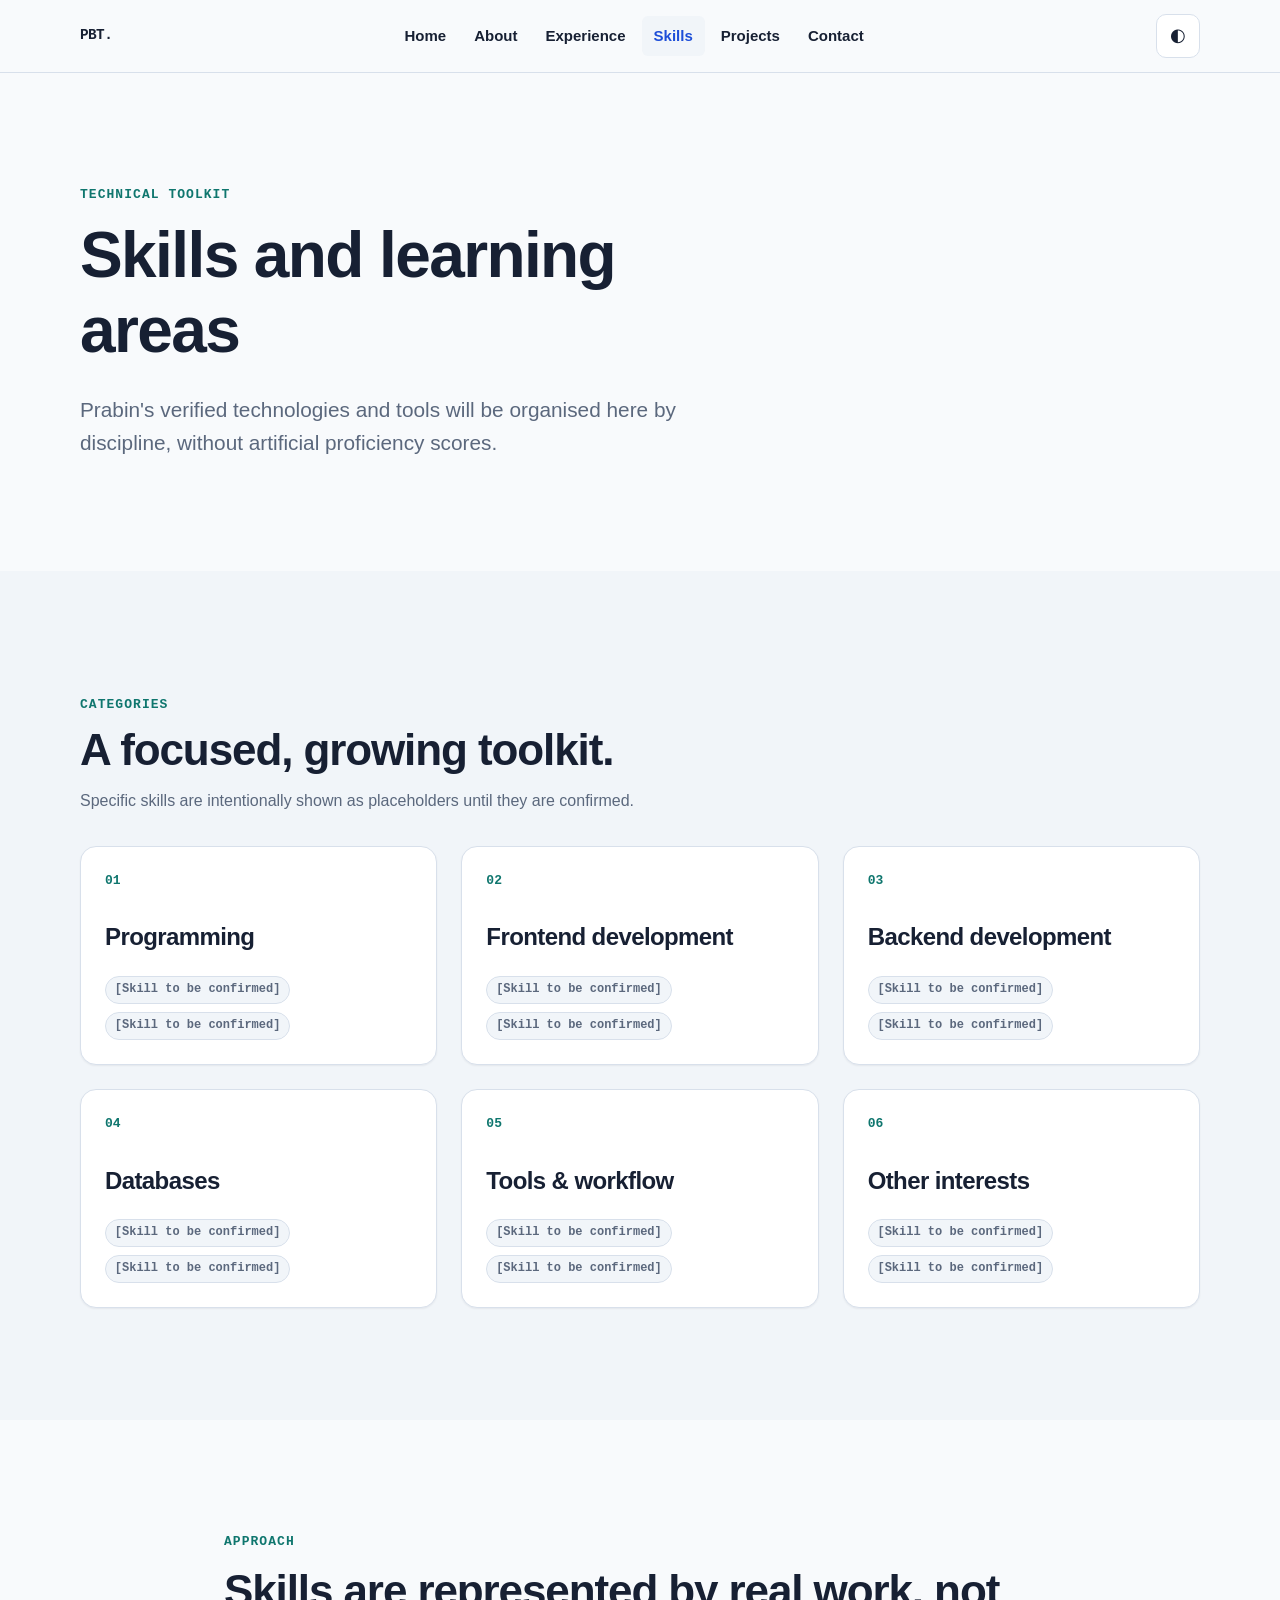
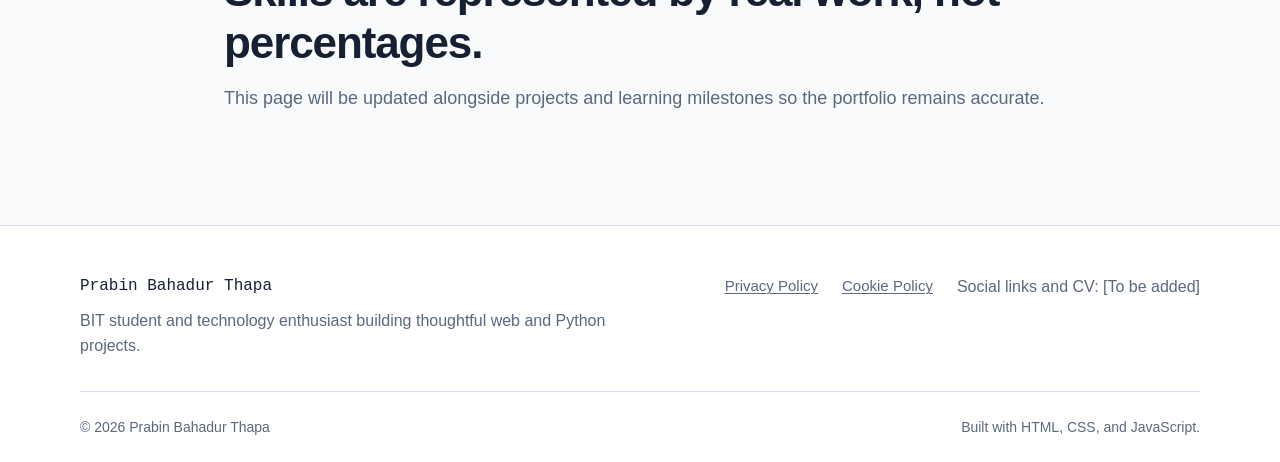
<file: skills.html>
<!doctype html>
<html lang="en">
<head>
  <meta charset="utf-8">
  <meta name="viewport" content="width=device-width, initial-scale=1">
  <meta name="description" content="Technical skills and learning areas of Prabin Bahadur Thapa.">
  <title>Skills | Prabin Bahadur Thapa</title>
  <link rel="stylesheet" href="style.css">
  <link rel="stylesheet" href="responsive.css">
  <script src="theme.js" defer></script>
  <script src="main.js" defer></script>
</head>
<body>
  <a class="skip-link" href="#main-content">Skip to main content</a>

  <header class="site-header">
    <div class="container header__inner">
      <a class="site-brand" href="index.html" aria-label="Prabin Bahadur Thapa home page">PBT.</a>
      <nav class="primary-navigation" id="primary-navigation" aria-label="Primary navigation">
        <ul class="nav-list">
          <li><a class="nav-link" href="index.html">Home</a></li>
          <li><a class="nav-link" href="about.html">About</a></li>
          <li><a class="nav-link" href="experience.html">Experience</a></li>
          <li><a class="nav-link" href="skills.html" aria-current="page">Skills</a></li>
          <li><a class="nav-link" href="projects.php">Projects</a></li>
          <li><a class="nav-link" href="contact.html">Contact</a></li>
        </ul>
      </nav>
      <div class="header__actions">
        <button class="theme-toggle" type="button" aria-label="Switch to dark theme" aria-pressed="false"><span class="theme-toggle__icon" aria-hidden="true">◐</span><span class="visually-hidden">Toggle color theme</span></button>
        <button class="menu-toggle" type="button" aria-controls="primary-navigation" aria-expanded="false"><span aria-hidden="true">☰</span><span class="visually-hidden">Toggle navigation menu</span></button>
      </div>
    </div>
  </header>

  <main id="main-content" tabindex="-1">
    <section class="page-intro section">
      <div class="container">
        <p class="eyebrow">Technical toolkit</p>
        <h1>Skills and learning areas</h1>
        <p>Prabin's verified technologies and tools will be organised here by discipline, without artificial proficiency scores.</p>
      </div>
    </section>

    <section class="section section--alt" aria-labelledby="skills-categories-title">
      <div class="container">
        <div class="section-title">
          <p class="eyebrow">Categories</p>
          <h2 id="skills-categories-title">A focused, growing toolkit.</h2>
          <p>Specific skills are intentionally shown as placeholders until they are confirmed.</p>
        </div>

        <div class="skill-grid">
          <article class="card skill-card">
            <div class="card__content"><p class="skill-card__number">01</p><h3 class="card__title">Programming</h3><div class="skill-list"><span class="badge">[Skill to be confirmed]</span><span class="badge">[Skill to be confirmed]</span></div></div>
          </article>
          <article class="card skill-card">
            <div class="card__content"><p class="skill-card__number">02</p><h3 class="card__title">Frontend development</h3><div class="skill-list"><span class="badge">[Skill to be confirmed]</span><span class="badge">[Skill to be confirmed]</span></div></div>
          </article>
          <article class="card skill-card">
            <div class="card__content"><p class="skill-card__number">03</p><h3 class="card__title">Backend development</h3><div class="skill-list"><span class="badge">[Skill to be confirmed]</span><span class="badge">[Skill to be confirmed]</span></div></div>
          </article>
          <article class="card skill-card">
            <div class="card__content"><p class="skill-card__number">04</p><h3 class="card__title">Databases</h3><div class="skill-list"><span class="badge">[Skill to be confirmed]</span><span class="badge">[Skill to be confirmed]</span></div></div>
          </article>
          <article class="card skill-card">
            <div class="card__content"><p class="skill-card__number">05</p><h3 class="card__title">Tools & workflow</h3><div class="skill-list"><span class="badge">[Skill to be confirmed]</span><span class="badge">[Skill to be confirmed]</span></div></div>
          </article>
          <article class="card skill-card">
            <div class="card__content"><p class="skill-card__number">06</p><h3 class="card__title">Other interests</h3><div class="skill-list"><span class="badge">[Skill to be confirmed]</span><span class="badge">[Skill to be confirmed]</span></div></div>
          </article>
        </div>
      </div>
    </section>

    <section class="section" aria-labelledby="skills-note-title">
      <div class="container skill-note">
        <p class="eyebrow">Approach</p>
        <h2 id="skills-note-title">Skills are represented by real work, not percentages.</h2>
        <p>This page will be updated alongside projects and learning milestones so the portfolio remains accurate.</p>
      </div>
    </section>
  </main>

  <footer class="site-footer">
    <div class="container footer__inner">
      <div><p class="footer__title">Prabin Bahadur Thapa</p><p class="footer__description">BIT student and technology enthusiast building thoughtful web and Python projects.</p></div>
      <nav class="footer__nav" aria-label="Footer navigation"><a href="privacy-policy.html">Privacy Policy</a><a href="cookie-policy.html">Cookie Policy</a><span class="text-muted">Social links and CV: [To be added]</span></nav>
      <div class="footer__bottom"><span>© <span id="current-year">2026</span> Prabin Bahadur Thapa</span><span>Built with HTML, CSS, and JavaScript.</span></div>
    </div>
  </footer>
</body>
</html>
</file>
<file: style.css>
/*
 * Prabin Bahadur Thapa Portfolio
 * Phase 1: shared design foundation
 */

/* =========================
   Design tokens: light mode
   ========================= */
:root {
  color-scheme: light;

  --color-primary: #1d4ed8;
  --color-primary-dark: #1e40af;
  --color-accent: #0f766e;
  --color-background: #f8fafc;
  --color-surface: #ffffff;
  --color-surface-alt: #f1f5f9;
  --color-text: #172033;
  --color-text-muted: #5b687d;
  --color-border: #d8e0eb;
  --color-focus: #f59e0b;
  --color-success: #15803d;
  --color-error: #b42318;
  --color-warning: #b45309;
  --color-cta-surface: #172033;
  --color-cta-text: #f8fafc;
  --color-cta-muted: #c6d1e1;

  --font-primary: "Segoe UI", "Helvetica Neue", Arial, sans-serif;
  --font-mono: "Cascadia Code", "Courier New", monospace;

  --container-width: 1120px;
  --container-wide: 1280px;
  --radius-sm: 0.375rem;
  --radius-md: 0.625rem;
  --radius-lg: 1rem;

  --shadow-sm: 0 1px 2px rgb(15 23 42 / 0.06);
  --shadow-md: 0 8px 20px rgb(15 23 42 / 0.08);
  --shadow-lg: 0 18px 42px rgb(15 23 42 / 0.12);

  --space-2xs: 0.25rem;
  --space-xs: 0.5rem;
  --space-sm: 0.75rem;
  --space-md: 1rem;
  --space-lg: 1.5rem;
  --space-xl: 2rem;
  --space-2xl: 3rem;
  --space-3xl: 4.5rem;

  --transition-fast: 160ms ease;
  --transition-normal: 240ms ease;
}

/* A saved user choice can be applied with data-theme on the html element. */
[data-theme="dark"] {
  color-scheme: dark;
  --color-primary: #7da4ff;
  --color-primary-dark: #a9c0ff;
  --color-accent: #4fd1c5;
  --color-background: #0e1726;
  --color-surface: #152236;
  --color-surface-alt: #1c2b42;
  --color-text: #edf3ff;
  --color-text-muted: #aab8cc;
  --color-border: #30425d;
  --color-focus: #fbbf24;
  --color-success: #6ee7a1;
  --color-error: #fca5a5;
  --color-warning: #fcd34d;
  --color-cta-surface: #091424;
  --color-cta-text: #edf3ff;
  --color-cta-muted: #aab8cc;
  --shadow-sm: 0 1px 2px rgb(0 0 0 / 0.22);
  --shadow-md: 0 8px 20px rgb(0 0 0 / 0.25);
  --shadow-lg: 0 18px 42px rgb(0 0 0 / 0.35);
}

/* Use the operating-system preference until a manual theme is selected. */
@media (prefers-color-scheme: dark) {
  :root:not([data-theme="light"]) {
    color-scheme: dark;
    --color-primary: #7da4ff;
    --color-primary-dark: #a9c0ff;
    --color-accent: #4fd1c5;
    --color-background: #0e1726;
    --color-surface: #152236;
    --color-surface-alt: #1c2b42;
    --color-text: #edf3ff;
    --color-text-muted: #aab8cc;
    --color-border: #30425d;
    --color-focus: #fbbf24;
    --color-success: #6ee7a1;
    --color-error: #fca5a5;
    --color-warning: #fcd34d;
    --color-cta-surface: #091424;
    --color-cta-text: #edf3ff;
    --color-cta-muted: #aab8cc;
    --shadow-sm: 0 1px 2px rgb(0 0 0 / 0.22);
    --shadow-md: 0 8px 20px rgb(0 0 0 / 0.25);
    --shadow-lg: 0 18px 42px rgb(0 0 0 / 0.35);
  }
}

/* =========================
   Reset and base elements
   ========================= */
*,
*::before,
*::after {
  box-sizing: border-box;
}

html {
  scroll-behavior: smooth;
}

body,
h1,
h2,
h3,
h4,
p,
ul,
ol,
figure,
blockquote {
  margin: 0;
}

ul,
ol {
  padding: 0;
}

img,
picture,
svg {
  display: block;
  max-width: 100%;
}

button,
input,
textarea,
select {
  font: inherit;
}

button,
select {
  cursor: pointer;
}

body {
  display: flex;
  flex-direction: column;
  min-width: 320px;
  min-height: 100vh;
  overflow-x: hidden;
  background: var(--color-background);
  color: var(--color-text);
  font-family: var(--font-primary);
  font-size: 1rem;
  line-height: 1.6;
  text-rendering: optimizeLegibility;
  transition: background-color var(--transition-normal), color var(--transition-normal);
}

main {
  flex: 1;
}

a {
  color: var(--color-primary);
  text-decoration-thickness: 0.09em;
  text-underline-offset: 0.16em;
}

a:hover {
  color: var(--color-primary-dark);
}

:focus-visible {
  outline: 3px solid var(--color-focus);
  outline-offset: 3px;
}

::selection {
  background: var(--color-primary);
  color: #ffffff;
}

/* =========================
   Typography and layout
   ========================= */
h1,
h2,
h3,
h4 {
  color: var(--color-text);
  font-weight: 700;
  letter-spacing: -0.025em;
  line-height: 1.18;
}

h1 {
  font-size: clamp(2.25rem, 5vw, 4.5rem);
}

h2 {
  font-size: clamp(1.75rem, 3.5vw, 2.75rem);
}

h3 {
  font-size: clamp(1.25rem, 2.5vw, 1.5rem);
}

p,
.text-muted {
  color: var(--color-text-muted);
}

.eyebrow {
  color: var(--color-accent);
  font-family: var(--font-mono);
  font-size: 0.8125rem;
  font-weight: 700;
  letter-spacing: 0.08em;
  text-transform: uppercase;
}

.container {
  width: min(100% - 2rem, var(--container-width));
  margin-inline: auto;
}

.container--wide {
  width: min(100% - 2rem, var(--container-wide));
}

.section {
  padding-block: var(--space-3xl);
}

.section-title {
  max-width: 44rem;
  margin-bottom: var(--space-xl);
}

.section-title h2 {
  margin-top: var(--space-xs);
}

.section-title p {
  margin-top: var(--space-sm);
}

/* =========================
   Global header and footer
   ========================= */
.skip-link {
  position: fixed;
  z-index: 100;
  top: var(--space-sm);
  left: var(--space-sm);
  padding: var(--space-sm) var(--space-md);
  border-radius: var(--radius-sm);
  background: var(--color-text);
  color: var(--color-surface);
  font-weight: 700;
  transform: translateY(-160%);
}

.skip-link:focus {
  transform: translateY(0);
}

.site-header {
  position: sticky;
  z-index: 20;
  top: 0;
  border-bottom: 1px solid var(--color-border);
  background: color-mix(in srgb, var(--color-background) 92%, transparent);
  backdrop-filter: blur(12px);
}

.header__inner {
  display: flex;
  align-items: center;
  justify-content: space-between;
  min-height: 4.5rem;
  gap: var(--space-md);
}

.site-brand {
  color: var(--color-text);
  font-family: var(--font-mono);
  font-size: 0.9rem;
  font-weight: 800;
  letter-spacing: -0.04em;
  text-decoration: none;
  white-space: nowrap;
}

.site-brand:hover {
  color: var(--color-primary);
}

.header__actions {
  display: flex;
  align-items: center;
  gap: var(--space-xs);
}

.theme-toggle,
.menu-toggle {
  display: inline-grid;
  width: 2.75rem;
  min-height: 2.75rem;
  place-items: center;
  padding: 0;
  border: 1px solid var(--color-border);
  border-radius: var(--radius-md);
  background: var(--color-surface);
  color: var(--color-text);
  transition: background-color var(--transition-fast), border-color var(--transition-fast), color var(--transition-fast);
}

.theme-toggle:hover,
.menu-toggle:hover {
  border-color: var(--color-primary);
  background: var(--color-surface-alt);
  color: var(--color-primary);
}

.theme-toggle__icon {
  font-size: 1.1rem;
  line-height: 1;
}

.primary-navigation {
  display: none;
  position: absolute;
  top: calc(100% + 1px);
  right: 0;
  left: 0;
  padding: var(--space-md);
  border-bottom: 1px solid var(--color-border);
  background: var(--color-surface);
  box-shadow: var(--shadow-md);
}

.primary-navigation.is-open {
  display: block;
}

.nav-list {
  display: grid;
  list-style: none;
}

.nav-link {
  display: block;
  padding: var(--space-sm) var(--space-md);
  border-radius: var(--radius-sm);
  color: var(--color-text);
  font-weight: 700;
  text-decoration: none;
}

.nav-link:hover,
.nav-link[aria-current="page"] {
  background: var(--color-surface-alt);
  color: var(--color-primary);
}

.site-footer {
  margin-top: auto;
  border-top: 1px solid var(--color-border);
  background: var(--color-surface);
}

.footer__inner {
  display: grid;
  gap: var(--space-xl);
  padding-block: var(--space-2xl) var(--space-lg);
}

.footer__title {
  color: var(--color-text);
  font-family: var(--font-mono);
  font-size: 1rem;
}

.footer__description {
  max-width: 36rem;
  margin-top: var(--space-xs);
}

.footer__nav {
  display: flex;
  flex-wrap: wrap;
  gap: var(--space-sm) var(--space-lg);
}

.footer__nav a {
  color: var(--color-text-muted);
  font-size: 0.9375rem;
}

.footer__nav a:hover {
  color: var(--color-primary);
}

.footer__bottom {
  display: flex;
  flex-wrap: wrap;
  justify-content: space-between;
  gap: var(--space-sm);
  padding-top: var(--space-lg);
  border-top: 1px solid var(--color-border);
  color: var(--color-text-muted);
  font-size: 0.875rem;
}

/* =========================
   Home page
   ========================= */
.hero {
  display: grid;
  align-items: center;
  min-height: min(44rem, calc(100vh - 4.5rem));
  padding-block: clamp(4rem, 10vw, 7.5rem);
}

.hero__grid {
  display: grid;
  gap: var(--space-2xl);
}

.hero h1 {
  max-width: 15ch;
  margin-top: var(--space-sm);
}

.hero__lead {
  max-width: 39rem;
  margin-top: var(--space-lg);
  font-size: clamp(1.125rem, 2vw, 1.3rem);
}

.hero__actions {
  display: flex;
  flex-wrap: wrap;
  gap: var(--space-sm);
  margin-top: var(--space-xl);
}

.hero__profile {
  display: grid;
  align-content: end;
  min-height: 17rem;
  padding: var(--space-xl);
  border: 1px solid var(--color-border);
  border-radius: var(--radius-lg);
  background: var(--color-surface);
  box-shadow: var(--shadow-md);
}

.hero__monogram {
  color: var(--color-primary);
  font-family: var(--font-mono);
  font-size: clamp(3.5rem, 12vw, 7rem);
  font-weight: 800;
  letter-spacing: -0.12em;
  line-height: 0.9;
}

.hero__profile-label {
  margin-top: var(--space-xl);
  color: var(--color-text);
  font-family: var(--font-mono);
  font-size: 0.8125rem;
  font-weight: 700;
  letter-spacing: 0.08em;
  text-transform: uppercase;
}

.hero__profile-text {
  margin-top: var(--space-xs);
}

.section--alt {
  background: var(--color-surface-alt);
}

.introduction {
  display: grid;
  gap: var(--space-md);
}

.introduction .section-title {
  margin-bottom: 0;
}

.introduction__text {
  max-width: 50rem;
  font-size: clamp(1.125rem, 2vw, 1.35rem);
}

.section-heading {
  display: flex;
  flex-wrap: wrap;
  align-items: end;
  justify-content: space-between;
  gap: var(--space-md);
  margin-bottom: var(--space-xl);
}

.section-heading .section-title {
  margin-bottom: 0;
}

.preview-grid {
  display: grid;
  gap: var(--space-lg);
}

.project-preview {
  display: grid;
}

.project-preview__image {
  display: grid;
  min-height: 10rem;
  place-items: center;
  background: linear-gradient(135deg, var(--color-surface-alt), var(--color-background));
  color: var(--color-primary);
  font-family: var(--font-mono);
  font-size: 1.5rem;
  font-weight: 800;
}

.project-preview .badge {
  margin-bottom: var(--space-md);
}

.skills-preview {
  display: grid;
  border-top: 1px solid var(--color-border);
}

.skills-preview__item {
  display: flex;
  flex-wrap: wrap;
  align-items: center;
  justify-content: space-between;
  gap: var(--space-xs) var(--space-lg);
  padding-block: var(--space-md);
  border-bottom: 1px solid var(--color-border);
}

.skills-preview__item span {
  color: var(--color-text);
  font-size: 1.125rem;
  font-weight: 700;
}

.skills-preview__item strong {
  color: var(--color-text-muted);
  font-family: var(--font-mono);
  font-size: 0.8125rem;
  font-weight: 700;
}

.journey-preview {
  display: grid;
  gap: var(--space-lg);
}

.journey-preview .section-title {
  margin-bottom: 0;
}

.timeline-preview {
  display: grid;
  gap: var(--space-lg);
}

.timeline-preview__item {
  position: relative;
  padding-left: var(--space-xl);
}

.timeline-preview__item::before {
  position: absolute;
  top: 1rem;
  bottom: -2rem;
  left: 0.3125rem;
  width: 1px;
  background: var(--color-border);
  content: "";
}

.timeline-preview__item:last-child::before {
  display: none;
}

.timeline-preview__marker {
  position: absolute;
  top: 0.35rem;
  left: 0;
  width: 0.7rem;
  height: 0.7rem;
  border: 2px solid var(--color-background);
  border-radius: 50%;
  background: var(--color-primary);
  box-shadow: 0 0 0 1px var(--color-primary);
}

.timeline-preview__label {
  margin-bottom: var(--space-2xs);
  color: var(--color-accent);
  font-family: var(--font-mono);
  font-size: 0.8125rem;
  font-weight: 700;
  letter-spacing: 0.06em;
  text-transform: uppercase;
}

.timeline-preview h3 {
  margin-bottom: var(--space-xs);
}

.final-cta {
  background: var(--color-cta-surface);
}

.final-cta__content {
  max-width: 46rem;
}

.final-cta .eyebrow {
  color: var(--color-accent);
}

.final-cta h2 {
  margin-top: var(--space-sm);
  color: var(--color-cta-text);
}

.final-cta p:not(.eyebrow) {
  margin-top: var(--space-md);
  color: var(--color-cta-muted);
}

.final-cta .button {
  margin-top: var(--space-xl);
}

/* =========================
   About and experience pages
   ========================= */
.page-intro {
  padding-block: clamp(4rem, 9vw, 6.5rem);
}

.page-intro h1 {
  max-width: 19ch;
  margin-top: var(--space-sm);
}

.page-intro p:not(.eyebrow) {
  max-width: 42rem;
  margin-top: var(--space-lg);
  font-size: clamp(1.125rem, 2vw, 1.3rem);
}

.about-profile {
  display: grid;
  gap: var(--space-xl);
}

.profile-placeholder {
  display: grid;
  min-height: 19rem;
  place-content: center;
  gap: var(--space-xs);
  border: 1px dashed var(--color-border);
  border-radius: var(--radius-lg);
  background: var(--color-surface);
  color: var(--color-text-muted);
  text-align: center;
}

.profile-placeholder span {
  color: var(--color-text);
  font-family: var(--font-mono);
  font-size: 1rem;
  font-weight: 700;
}

.about-copy {
  display: grid;
  gap: var(--space-md);
  max-width: 42rem;
}

.profile-details {
  display: grid;
  gap: var(--space-sm);
  margin-top: var(--space-xl);
}

.profile-details div {
  display: grid;
  gap: var(--space-2xs);
  padding-bottom: var(--space-sm);
  border-bottom: 1px solid var(--color-border);
}

.profile-details dt {
  color: var(--color-text-muted);
  font-family: var(--font-mono);
  font-size: 0.75rem;
  font-weight: 700;
  letter-spacing: 0.07em;
  text-transform: uppercase;
}

.profile-details dd {
  margin: 0;
  color: var(--color-text);
  font-weight: 700;
}

.resume-panel {
  display: grid;
  gap: var(--space-xl);
  padding: var(--space-xl);
  border: 1px solid var(--color-border);
  border-radius: var(--radius-lg);
  background: var(--color-surface);
  box-shadow: var(--shadow-sm);
}

.resume-panel h2 {
  margin-top: var(--space-xs);
}

.resume-panel p:not(.eyebrow) {
  max-width: 38rem;
  margin-top: var(--space-sm);
}

.resume-panel__actions {
  display: flex;
  flex-wrap: wrap;
  gap: var(--space-sm);
}

.education-card {
  max-width: 48rem;
}

.education-card__institution {
  margin-bottom: var(--space-md);
  color: var(--color-text);
  font-weight: 700;
}

.education-card + .button {
  margin-top: var(--space-xl);
}

.detail-timeline {
  display: grid;
  gap: var(--space-lg);
  max-width: 48rem;
}

.detail-timeline__item {
  padding: var(--space-xl);
  border-left: 3px solid var(--color-primary);
  border-radius: 0 var(--radius-md) var(--radius-md) 0;
  background: var(--color-surface);
  box-shadow: var(--shadow-sm);
}

.detail-timeline__date {
  color: var(--color-accent);
  font-family: var(--font-mono);
  font-size: 0.8125rem;
  font-weight: 700;
}

.detail-timeline__item h3 {
  margin-top: var(--space-xs);
}

.detail-timeline__place {
  margin-top: var(--space-xs);
  color: var(--color-text);
  font-weight: 700;
}

.detail-timeline__place + p {
  margin-top: var(--space-md);
}

.empty-state {
  max-width: 48rem;
  padding: var(--space-xl);
  border: 1px dashed var(--color-border);
  border-radius: var(--radius-lg);
  background: var(--color-surface-alt);
}

.empty-state p {
  margin-top: var(--space-sm);
}

/* =========================
   Skills page
   ========================= */
.skill-grid {
  display: grid;
  gap: var(--space-lg);
}

.skill-card {
  min-height: 13rem;
}

.skill-card .card__content {
  display: flex;
  height: 100%;
  flex-direction: column;
}

.skill-card__number {
  margin-bottom: auto;
  color: var(--color-accent);
  font-family: var(--font-mono);
  font-size: 0.8125rem;
  font-weight: 700;
}

.skill-card .card__title {
  margin-top: var(--space-xl);
}

.skill-list {
  display: flex;
  flex-wrap: wrap;
  gap: var(--space-xs);
  margin-top: var(--space-md);
}

.skill-note {
  max-width: 52rem;
}

.skill-note h2 {
  margin-top: var(--space-sm);
}

.skill-note p:not(.eyebrow) {
  margin-top: var(--space-md);
  font-size: 1.125rem;
}

/* =========================
   Projects page
   ========================= */
.project-controls {
  display: grid;
  gap: var(--space-md);
}

.project-search {
  max-width: 30rem;
}

.project-filters {
  display: flex;
  flex-wrap: wrap;
  gap: var(--space-xs);
}

.filter-button {
  min-height: 2.35rem;
  padding: 0.45rem 0.75rem;
  border: 1px solid var(--color-border);
  border-radius: 999px;
  background: var(--color-surface);
  color: var(--color-text-muted);
  font-size: 0.875rem;
  font-weight: 700;
  transition: background-color var(--transition-fast), border-color var(--transition-fast), color var(--transition-fast);
}

.filter-button:hover,
.filter-button.is-active {
  border-color: var(--color-primary);
  background: var(--color-primary);
  color: #ffffff;
}

.project-results {
  margin-top: var(--space-lg);
  color: var(--color-text-muted);
  font-family: var(--font-mono);
  font-size: 0.8125rem;
  font-weight: 700;
}

.project-grid {
  display: grid;
  gap: var(--space-lg);
  margin-top: var(--space-md);
}

.project-card {
  display: grid;
}

.project-card[hidden] {
  display: none;
}

.project-card__image {
  display: grid;
  min-height: 10.5rem;
  place-items: center;
  border-bottom: 1px solid var(--color-border);
  background: linear-gradient(135deg, var(--color-background), var(--color-surface-alt));
}

.project-card__image span {
  color: var(--color-primary);
  font-family: var(--font-mono);
  font-size: 1.35rem;
  font-weight: 800;
}

.project-card__cover,
.project-cover-image,
.screenshot-placeholder img {
  width: 100%;
  object-fit: cover;
}

.project-card__cover {
  height: 10.5rem;
  border-bottom: 1px solid var(--color-border);
}

.project-cover-image {
  display: block;
  max-height: 34rem;
  border-block: 1px solid var(--color-border);
}

.project-card .card__content {
  display: flex;
  height: 100%;
  flex-direction: column;
}

.project-card__category {
  color: var(--color-accent);
  font-family: var(--font-mono);
  font-size: 0.75rem;
  font-weight: 700;
  letter-spacing: 0.05em;
  text-transform: uppercase;
}

.project-card .card__title {
  margin-top: var(--space-xs);
}

.project-card__technologies {
  display: flex;
  flex-wrap: wrap;
  gap: var(--space-xs);
  margin-top: var(--space-lg);
}

.project-card__actions {
  display: flex;
  flex-wrap: wrap;
  gap: var(--space-sm);
  margin-top: auto;
  padding-top: var(--space-xl);
}

.project-empty-state {
  margin-top: var(--space-lg);
  padding: var(--space-xl);
  border: 1px dashed var(--color-border);
  border-radius: var(--radius-lg);
  background: var(--color-surface);
  text-align: center;
}

.project-empty-state p {
  margin-top: var(--space-xs);
}

/* =========================
   Project detail page
   ========================= */
.project-detail-hero {
  padding-block: clamp(3.5rem, 8vw, 6rem);
}

.back-link {
  display: inline-flex;
  gap: var(--space-xs);
  margin-bottom: var(--space-xl);
  font-weight: 700;
}

.project-detail-hero h1 {
  max-width: 18ch;
  margin-top: var(--space-sm);
}

.project-detail-hero__summary {
  max-width: 46rem;
  margin-top: var(--space-lg);
  font-size: clamp(1.125rem, 2vw, 1.3rem);
}

.project-detail-hero__actions {
  display: flex;
  flex-wrap: wrap;
  gap: var(--space-sm);
  margin-top: var(--space-xl);
}

.project-cover {
  display: grid;
  min-height: clamp(14rem, 35vw, 28rem);
  place-items: center;
  border-block: 1px solid var(--color-border);
  background: linear-gradient(135deg, var(--color-surface-alt), var(--color-background));
  color: var(--color-text-muted);
  font-family: var(--font-mono);
  font-weight: 700;
}

.project-detail-layout {
  display: grid;
  gap: var(--space-2xl);
}

.project-detail-content {
  display: grid;
  gap: var(--space-2xl);
}

.project-detail-content h2,
.project-info-card h2 {
  font-size: clamp(1.35rem, 2.5vw, 1.7rem);
}

.project-detail-content h2 + p,
.project-detail-content h2 + .feature-list,
.project-detail-content h2 + .screenshot-grid {
  margin-top: var(--space-md);
}

.feature-list {
  display: grid;
  gap: var(--space-sm);
  padding-left: 1.25rem;
  color: var(--color-text-muted);
}

.feature-list li::marker {
  color: var(--color-primary);
}

.screenshot-grid {
  display: grid;
  gap: var(--space-md);
}

.screenshot-placeholder {
  overflow: hidden;
  border: 1px solid var(--color-border);
  border-radius: var(--radius-md);
  background: var(--color-surface);
}

.screenshot-placeholder div {
  display: grid;
  min-height: 12rem;
  place-items: center;
  background: var(--color-surface-alt);
  color: var(--color-text-muted);
  font-family: var(--font-mono);
  font-size: 0.8125rem;
  font-weight: 700;
}

.screenshot-placeholder figcaption {
  padding: var(--space-sm);
  color: var(--color-text-muted);
  font-size: 0.875rem;
}

.project-detail-sidebar {
  display: grid;
  align-content: start;
  gap: var(--space-md);
}

.project-info-card {
  padding: var(--space-lg);
  border: 1px solid var(--color-border);
  border-radius: var(--radius-lg);
  background: var(--color-surface);
  box-shadow: var(--shadow-sm);
}

.project-info-card .project-card__technologies {
  margin-top: var(--space-md);
}

.project-spec-list {
  display: grid;
  gap: var(--space-sm);
  margin-top: var(--space-md);
}

.project-spec-list div {
  display: grid;
  gap: var(--space-2xs);
  padding-bottom: var(--space-sm);
  border-bottom: 1px solid var(--color-border);
}

.project-spec-list div:last-child {
  padding-bottom: 0;
  border-bottom: 0;
}

.project-spec-list dt {
  color: var(--color-text-muted);
  font-family: var(--font-mono);
  font-size: 0.75rem;
  font-weight: 700;
}

.project-spec-list dd {
  margin: 0;
  color: var(--color-text);
}

.related-projects {
  display: grid;
  gap: var(--space-lg);
}

.related-projects .button {
  margin-top: var(--space-lg);
}

/* =========================
   Reusable components
   ========================= */
.button {
  display: inline-flex;
  align-items: center;
  justify-content: center;
  gap: var(--space-xs);
  min-height: 2.75rem;
  padding: 0.7rem 1.05rem;
  border: 1px solid transparent;
  border-radius: var(--radius-md);
  background: var(--color-primary);
  color: #ffffff;
  font-weight: 700;
  line-height: 1.2;
  text-align: center;
  text-decoration: none;
  transition: background-color var(--transition-fast), border-color var(--transition-fast), color var(--transition-fast), transform var(--transition-fast), box-shadow var(--transition-fast);
}

.button:hover {
  background: var(--color-primary-dark);
  color: #ffffff;
  box-shadow: var(--shadow-sm);
  transform: translateY(-1px);
}

.button--secondary {
  border-color: var(--color-border);
  background: var(--color-surface);
  color: var(--color-text);
}

.button--secondary:hover {
  border-color: var(--color-primary);
  background: var(--color-surface-alt);
  color: var(--color-text);
}

.button--text {
  min-height: auto;
  padding: 0;
  background: transparent;
  color: var(--color-primary);
}

.button--text:hover {
  background: transparent;
  box-shadow: none;
  color: var(--color-primary-dark);
  transform: none;
}

.button:disabled,
.button[aria-disabled="true"] {
  cursor: not-allowed;
  opacity: 0.6;
  pointer-events: none;
}

.card {
  border: 1px solid var(--color-border);
  border-radius: var(--radius-lg);
  background: var(--color-surface);
  box-shadow: var(--shadow-sm);
  overflow: hidden;
}

.card__content {
  padding: var(--space-lg);
}

.card__title {
  margin-bottom: var(--space-xs);
}

.card__meta {
  color: var(--color-text-muted);
  font-size: 0.9375rem;
}

.badge {
  display: inline-flex;
  align-items: center;
  min-height: 1.75rem;
  padding: 0.2rem 0.55rem;
  border: 1px solid var(--color-border);
  border-radius: 999px;
  background: var(--color-surface-alt);
  color: var(--color-text-muted);
  font-family: var(--font-mono);
  font-size: 0.75rem;
  font-weight: 700;
}

.form-group {
  display: grid;
  gap: var(--space-xs);
  margin-bottom: var(--space-lg);
}

.form-label {
  color: var(--color-text);
  font-weight: 700;
}

.form-control {
  width: 100%;
  min-height: 2.85rem;
  padding: 0.7rem 0.8rem;
  border: 1px solid var(--color-border);
  border-radius: var(--radius-md);
  background: var(--color-surface);
  color: var(--color-text);
  line-height: 1.4;
  transition: border-color var(--transition-fast), box-shadow var(--transition-fast), background-color var(--transition-normal);
}

textarea.form-control {
  min-height: 9rem;
  resize: vertical;
}

.form-control::placeholder {
  color: var(--color-text-muted);
  opacity: 0.85;
}

.form-control:hover {
  border-color: var(--color-primary);
}

.form-control:focus {
  border-color: var(--color-primary);
  outline: none;
  box-shadow: 0 0 0 3px color-mix(in srgb, var(--color-primary) 20%, transparent);
}

.form-help,
.form-error {
  font-size: 0.875rem;
}

.form-help {
  color: var(--color-text-muted);
}

.form-error {
  color: var(--color-error);
}

.alert {
  padding: var(--space-md);
  border: 1px solid currentColor;
  border-radius: var(--radius-md);
  background: var(--color-surface-alt);
}

.alert--success { color: var(--color-success); }
.alert--error { color: var(--color-error); }
.alert--warning { color: var(--color-warning); }

.visually-hidden {
  position: absolute;
  width: 1px;
  height: 1px;
  padding: 0;
  margin: -1px;
  overflow: hidden;
  clip: rect(0, 0, 0, 0);
  white-space: nowrap;
  border: 0;
}

@media (prefers-reduced-motion: reduce) {
  html {
    scroll-behavior: auto;
  }

  *,
  *::before,
  *::after {
    scroll-behavior: auto !important;
    transition-duration: 0.01ms !important;
    animation-duration: 0.01ms !important;
    animation-iteration-count: 1 !important;
  }
}
</file>
<file: responsive.css>
/*
 * Phase 1 responsive foundation.
 * Page- and component-specific responsive layouts belong to their later phases.
 */

@media (min-width: 48rem) {
  .container,
  .container--wide {
    width: min(100% - 3rem, var(--container-width));
  }

  .container--wide {
    width: min(100% - 3rem, var(--container-wide));
  }

  .section {
    padding-block: clamp(4.5rem, 9vw, 7rem);
  }

  .menu-toggle {
    display: none;
  }

  .primary-navigation {
    display: block;
    position: static;
    padding: 0;
    border: 0;
    background: transparent;
    box-shadow: none;
  }

  .header__inner {
    gap: var(--space-xl);
  }

  .nav-list {
    display: flex;
    align-items: center;
    gap: var(--space-2xs);
  }

  .nav-link {
    padding: var(--space-xs) var(--space-sm);
    font-size: 0.9375rem;
  }

  .footer__inner {
    grid-template-columns: minmax(0, 1fr) auto;
    align-items: start;
  }

  .footer__bottom {
    grid-column: 1 / -1;
  }

  .hero__grid {
    grid-template-columns: minmax(0, 1.4fr) minmax(16rem, 0.7fr);
    align-items: center;
  }

  .hero__profile {
    min-height: 22rem;
  }

  .preview-grid {
    grid-template-columns: repeat(3, minmax(0, 1fr));
  }

  .journey-preview {
    grid-template-columns: minmax(13rem, 0.65fr) minmax(0, 1fr);
    align-items: start;
  }

  .journey-preview > .button {
    grid-column: 1 / -1;
    justify-self: start;
  }

  .about-profile {
    grid-template-columns: minmax(15rem, 0.75fr) minmax(0, 1.25fr);
    align-items: start;
  }

  .profile-placeholder {
    min-height: 28rem;
  }

  .resume-panel {
    grid-template-columns: minmax(0, 1fr) auto;
    align-items: center;
  }

  .skill-grid {
    grid-template-columns: repeat(2, minmax(0, 1fr));
  }

  .project-grid {
    grid-template-columns: repeat(2, minmax(0, 1fr));
  }

  .screenshot-grid,
  .related-projects {
    grid-template-columns: repeat(2, minmax(0, 1fr));
  }
}

@media (min-width: 75rem) {
  .skill-grid {
    grid-template-columns: repeat(3, minmax(0, 1fr));
  }

  .project-grid {
    grid-template-columns: repeat(3, minmax(0, 1fr));
  }

  .project-detail-layout {
    grid-template-columns: minmax(0, 1fr) minmax(16rem, 0.38fr);
    align-items: start;
  }

  .project-detail-sidebar {
    position: sticky;
    top: 6rem;
  }
}

@media (max-width: 29.99rem) {
  .container,
  .container--wide {
    width: min(100% - 1.5rem, var(--container-width));
  }

  .container--wide {
    width: min(100% - 1.5rem, var(--container-wide));
  }

  .section {
    padding-block: var(--space-2xl);
  }

  .button {
    width: 100%;
  }

  .card__content {
    padding: var(--space-md);
  }
}
</file>
